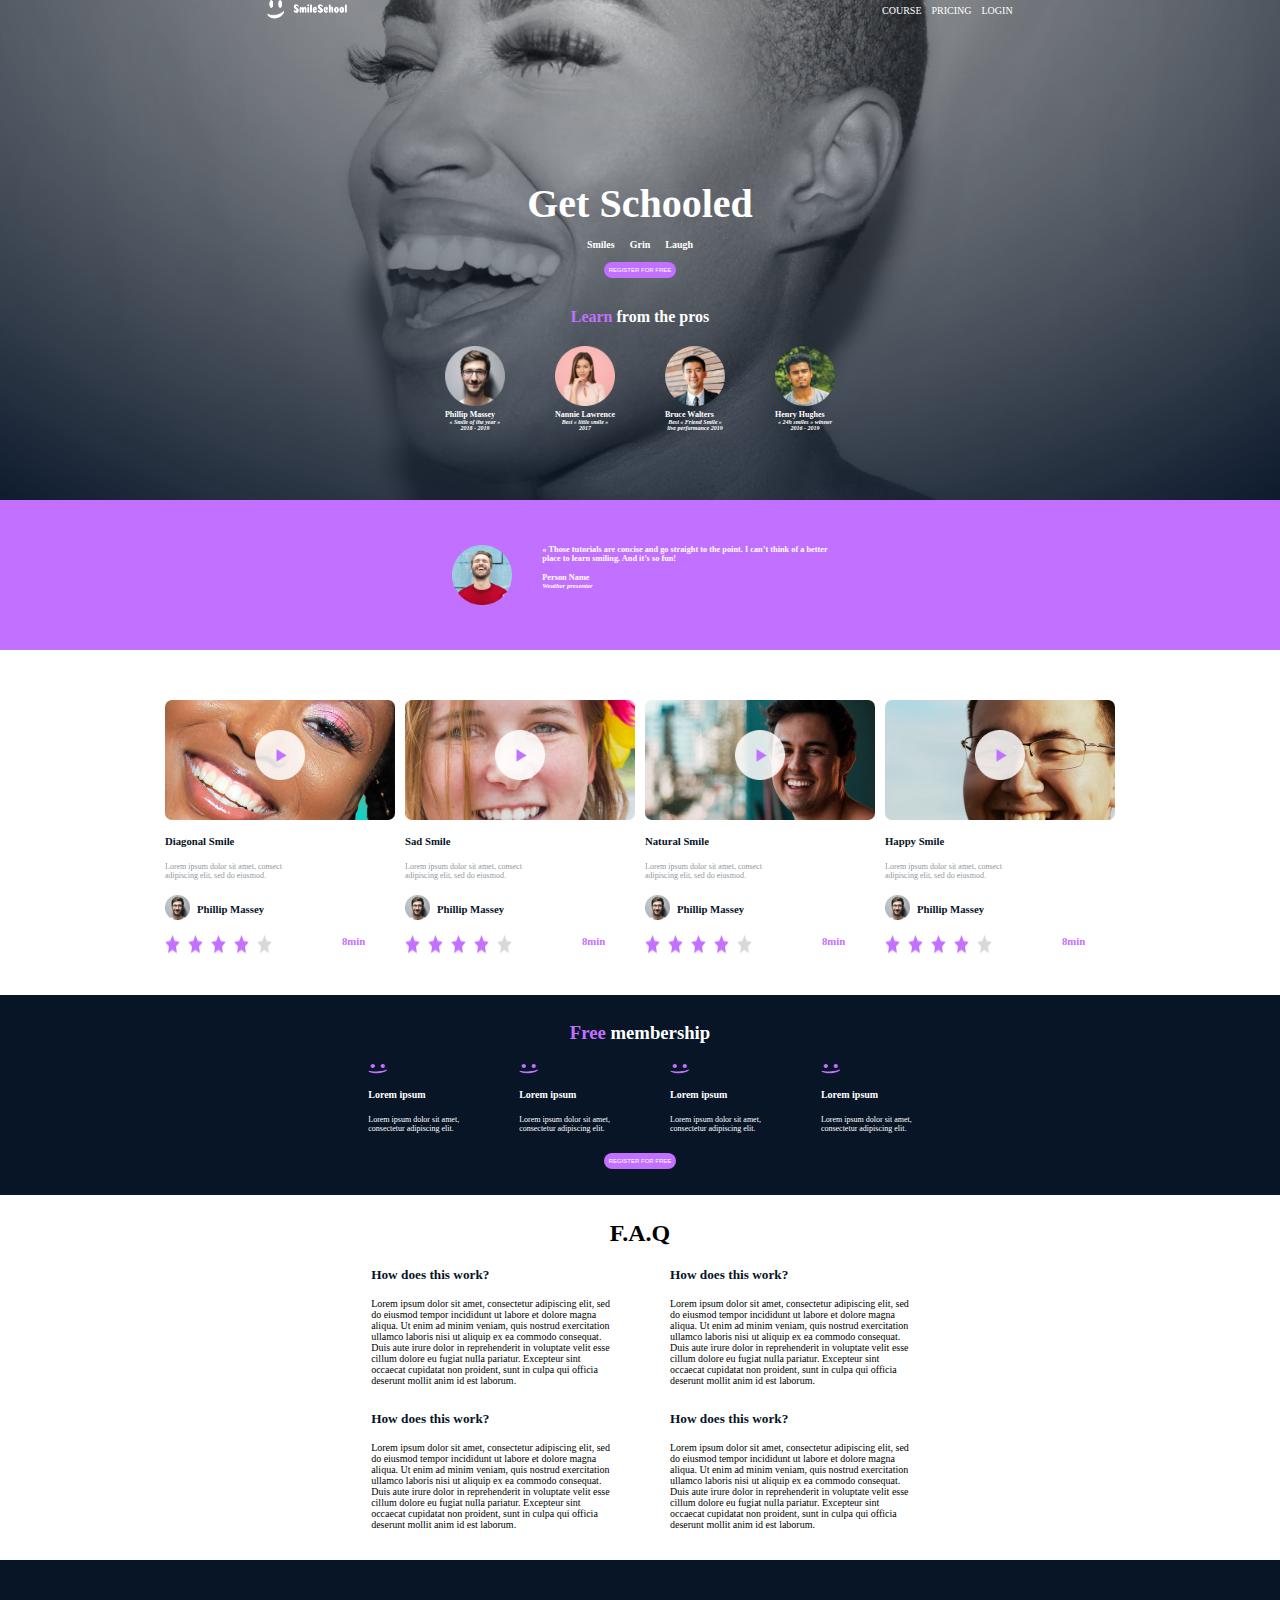
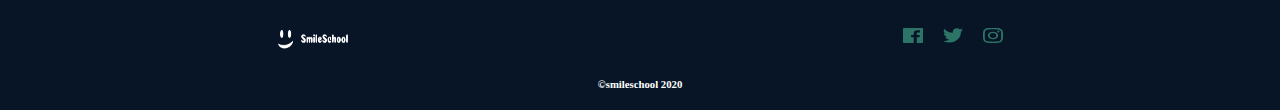
<file: css_advanced/index.html>
<!DOCTYPE html>
<html lang="en">
<head>
    <meta charset="UTF-8">
    <meta name="viewport" content="width=device-width, initial-scale=1.0">
    <title>css advanced project</title>
    <link rel="stylesheet" href="styles.css">
</head>
<body>
    <div class="top-page">
        <header>
        <img src="/Images/logo.png" alt="main logo of the school page">
        <nav>
            <ul>
                <li><a href="#">COURSE</a></li>
                <li><a href="#">PRICING</a></li>
                <li><a href="#">LOGIN</a></li>
            </ul>
        </nav>
        </header>
      
        <section class="nav-part">
                <h1>Get Schooled</h1>
                <div class="hobbies">
                    <h4>Smiles</h4>
                    <h4>Grin</h4>
                    <h4>Laugh</h4>
                </div>
                <button>Register for free</button>

        </section>

        <section class="student-testimonials">
            <h4><span class="learn">Learn</span> from the pros</h4>
            <div class="student-profiles">
                <div class="profile">
                    <img src="/Images/1.png" alt="Profile pic of Phillip">
                    <h5>Phillip Massey</h5>
                    <h6>« Smile of the year » </h6>
                    <h6>2018 - 2019</h6>
                </div>
    
                <div class="profile">
                    <img src=" /Images/3.png" alt="Profile pic of Nannie">
                    <h5>Nannie Lawrence</h5>
                    <h6>Best « little smile »</h6>
                    <h6>2017</h6>
                </div>
    
                <div class="profile">
                    <img id="bruce" src="/Images/2.png" alt="Profile pic of Bruce">
                    <h5>Bruce Walters</h5>
                    <h6>Best « Friend Smile » </h6>
                    <h6>live performance 2019</h6>
                </div>
    
                <div class="profile">
                    <img src="/Images/4.png" alt="Profile pic of Henry ">
                    <h5>Henry Hughes</h5>
                    <h6>« 24h smiles » winner </h6>
                    <h6>2016 - 2019</h6>
                </div>
            </div>
        </section>
    </div>
<section class="second-section" >
    <div class="second-part">
        <img src="/Images/5.png" alt="presenter profile">
        <div class="text">
            <div class="description">
                <h5>« Those tutorials are concise and go straight to the point. I can’t think of a better<br>
                     place to learn smiling. And it’s so fun!</h5>
            </div>
            <div class="owner">
                <h5>Person Name</h5>
                <h6>Weather presenter</h6>
            </div>
        </div>
        
    </div>
</section>

<section>
    <div class="tutorials">
     <div class="tutorial-owners">
        <div class="image1">
            <img class="play" src="/Images/play.png" alt="play icon">
        </div>
        <h6>Diagonal Smile</h6>
        <p>Lorem ipsum dolor sit amet, consect <br>
            adipiscing elit, sed do eiusmod.</p>
        <div class="phillip">
            <img src="/Images/1.png" alt="Phillip image">
            <h6>Phillip Massey</h6>
        </div>
        <div class="stars">
            <img src="/Images/rating.png" alt="rating stars image">
            <h6>8min</h6>
        </div>
     </div>

     <div class="tutorial-owners">
        <div class="image2">
            <img class="play" src="/Images/play.png" alt="play icon">
        </div>
        <h6>Sad Smile</h6>
        <p>Lorem ipsum dolor sit amet, consect <br>
            adipiscing elit, sed do eiusmod.</p>
        <div class="phillip">
            <img src="/Images/1.png" alt="Phillip image">
            <h6>Phillip Massey</h6>
        </div>
        <div class="stars">
            <img src="/Images/rating.png" alt="rating stars image">
            <h6>8min</h6>
        </div>
     </div>

     <div class="tutorial-owners">
        <div class="image3">
            <img class="play" src="/Images/play.png" alt="play icon">
        </div>
        <h6>Natural Smile</h6>
        <p>Lorem ipsum dolor sit amet, consect <br>
            adipiscing elit, sed do eiusmod.</p>
        <div class="phillip">
            <img src="/Images/1.png" alt="Phillip image">
            <h6>Phillip Massey</h6>
        </div>
        <div class="stars">
            <img src="/Images/rating.png" alt="rating stars image">
            <h6>8min</h6>
        </div>
     </div>

     <div class="tutorial-owners">
        <div class="image4">
            <img class="play" src="/Images/play.png" alt="play icon">
        </div>
        <h6>Happy Smile</h6>
        <p>Lorem ipsum dolor sit amet, consect <br>
            adipiscing elit, sed do eiusmod.</p>
        <div class="phillip">
            <img src="/Images/1.png" alt="Phillip image">
            <h6>Phillip Massey</h6>
        </div>
        <div class="stars">
            <img src="/Images/rating.png" alt="rating stars image">
            <h6>8min</h6>
        </div>  
     </div>
        
    </div>
</section>

<section>
    <div class="membership">
      <h3><span>Free</span> membership</h3> 
      <div class="description-part">
        <div class="my-description">
            <img src="/Images/smile.png" alt="smile image">
            <h5>Lorem ipsum</h5>
            <p>Lorem ipsum dolor sit amet,<br> consectetur adipiscing elit.</p>
          </div> 
    
          <div class="my-description">
            <img src="/Images/smile.png" alt="smile image">
            <h5>Lorem ipsum</h5>
            <p>Lorem ipsum dolor sit amet,<br> consectetur adipiscing elit.</p>
          </div> 
    
          <div class="my-description">
            <img src="/Images/smile.png" alt="smile image">
            <h5>Lorem ipsum</h5>
            <p>Lorem ipsum dolor sit amet,<br> consectetur adipiscing elit.</p>
          </div> 
    
          <div class="my-description">
            <img src="/Images/smile.png" alt="smile image">
            <h5>Lorem ipsum</h5>
            <p>Lorem ipsum dolor sit amet, <br>consectetur adipiscing elit.</p>
          </div> 
      </div>
      <button>Register for free</button>

    </div>
</section>

<section>
    <div class="questions-part">
        <h2>F.A.Q</h2>
        <div class="paragraphs">
            <div class="lorem">
                <div class="my-text">
                    <h5>How does this work?</h5>
                    <p>Lorem ipsum dolor sit amet, consectetur adipiscing elit, sed<br>
                         do eiusmod tempor incididunt ut labore et dolore magna<br>
                          aliqua. Ut enim ad minim veniam, quis nostrud exercitation<br> 
                          ullamco laboris nisi ut aliquip ex ea commodo consequat. <br>
                          Duis aute irure dolor in reprehenderit in voluptate velit esse <br>
                          cillum dolore eu fugiat nulla pariatur. Excepteur sint<br>
                        occaecat cupidatat non proident, sunt in culpa qui officia <br>
                        deserunt mollit anim id est laborum.
                    </p>
                </div>
                
              <div class="my-text">
                <h5>How does this work?</h5>
                <p>Lorem ipsum dolor sit amet, consectetur adipiscing elit, sed<br>
                     do eiusmod tempor incididunt ut labore et dolore magna<br>
                      aliqua. Ut enim ad minim veniam, quis nostrud exercitation<br> 
                      ullamco laboris nisi ut aliquip ex ea commodo consequat. <br>
                      Duis aute irure dolor in reprehenderit in voluptate velit esse <br>
                      cillum dolore eu fugiat nulla pariatur. Excepteur sint<br>
                    occaecat cupidatat non proident, sunt in culpa qui officia <br>
                    deserunt mollit anim id est laborum.
                </p>
              </div>
                
            </div>

            <div class="lorem">

                <div class="my-text" >
                    <h5>How does this work?</h5>
                    <p>Lorem ipsum dolor sit amet, consectetur adipiscing elit, sed<br>
                    do eiusmod tempor incididunt ut labore et dolore magna<br>
                     aliqua. Ut enim ad minim veniam, quis nostrud exercitation<br> 
                     ullamco laboris nisi ut aliquip ex ea commodo consequat. <br>
                     Duis aute irure dolor in reprehenderit in voluptate velit esse <br>
                     cillum dolore eu fugiat nulla pariatur. Excepteur sint<br>
                   occaecat cupidatat non proident, sunt in culpa qui officia <br>
                   deserunt mollit anim id est laborum.</p>
                </div>
                
                  <div class="my-text">
                    <h5>How does this work?</h5>
                    <p>Lorem ipsum dolor sit amet, consectetur adipiscing elit, sed<br>
                         do eiusmod tempor incididunt ut labore et dolore magna<br>
                          aliqua. Ut enim ad minim veniam, quis nostrud exercitation<br> 
                          ullamco laboris nisi ut aliquip ex ea commodo consequat. <br>
                          Duis aute irure dolor in reprehenderit in voluptate velit esse <br>
                          cillum dolore eu fugiat nulla pariatur. Excepteur sint<br>
                        occaecat cupidatat non proident, sunt in culpa qui officia <br>
                        deserunt mollit anim id est laborum.
                    </p>
                  </div>
                  
            </div>
        </div>
    </div>
</section>

<footer>
    <div class="end-page">
        <img class="logo" src="/Images/logo.png" alt="main logo of the school">
        <h6 class="copy-right">©smileschool 2020</h6>
        <div class="social-media">
            <img src="/Images/icon-facebook.svg" alt="facebook icon">
            <img src="/Images/icon-twitter.svg" alt="twitter icon">
            <img src="/Images/icon-instagram.svg" alt=" instagram icon">
        </div>
    </div>
</footer>

</body>
</html>
</file>
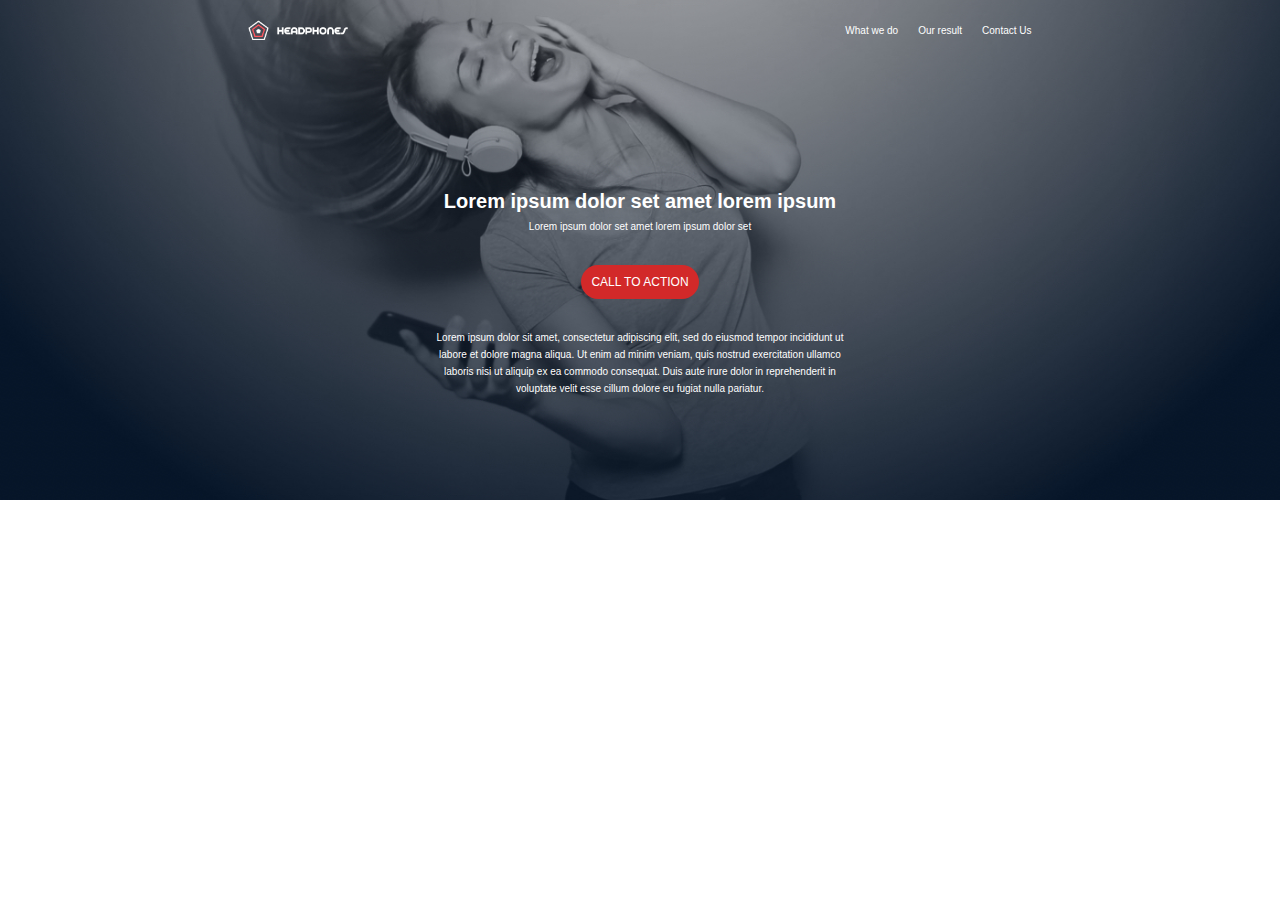
<file: headphones/0-index.html>
<!DOCTYPE html>
<html lang="en">
<head>
    <meta charset="UTF-8">
    <meta name="viewport" content="width=device-width, initial-scale=1.0">
    <title>Headphones</title>
    <link rel="stylesheet" href="0-styles.css">
</head>
<body>
    <header>
        <div class="top-of-page">
            <img src="/Myimages/logo_headphones.png" alt="logo of the headphones">
            <nav>
                <ul>
                    <li><a href="#">What we do</a></li>
                    <li><a href="#">Our result</a></li>
                    <li><a href="#">Contact Us</a></li>
                </ul>
            </nav>
        </div>
      <div class="middle-part">
         <div class="heading-para">
            <h2>Lorem ipsum dolor set amet lorem ipsum</h2>
            <p>Lorem ipsum dolor set amet lorem ipsum dolor set</p>
         </div>
        <button>CALL TO ACTION</button>
        <p>Lorem ipsum dolor sit amet, consectetur adipiscing elit, 
            sed do eiusmod tempor incididunt ut<br> labore et dolore magna aliqua. 
            Ut enim ad minim veniam, quis nostrud exercitation ullamco <br>
            laboris nisi ut aliquip ex ea commodo consequat. Duis aute irure dolor 
            in reprehenderit in<br> voluptate velit esse cillum dolore eu fugiat nulla pariatur.
        </p>

      </div>
    </header>
</body>
</html>
</file>
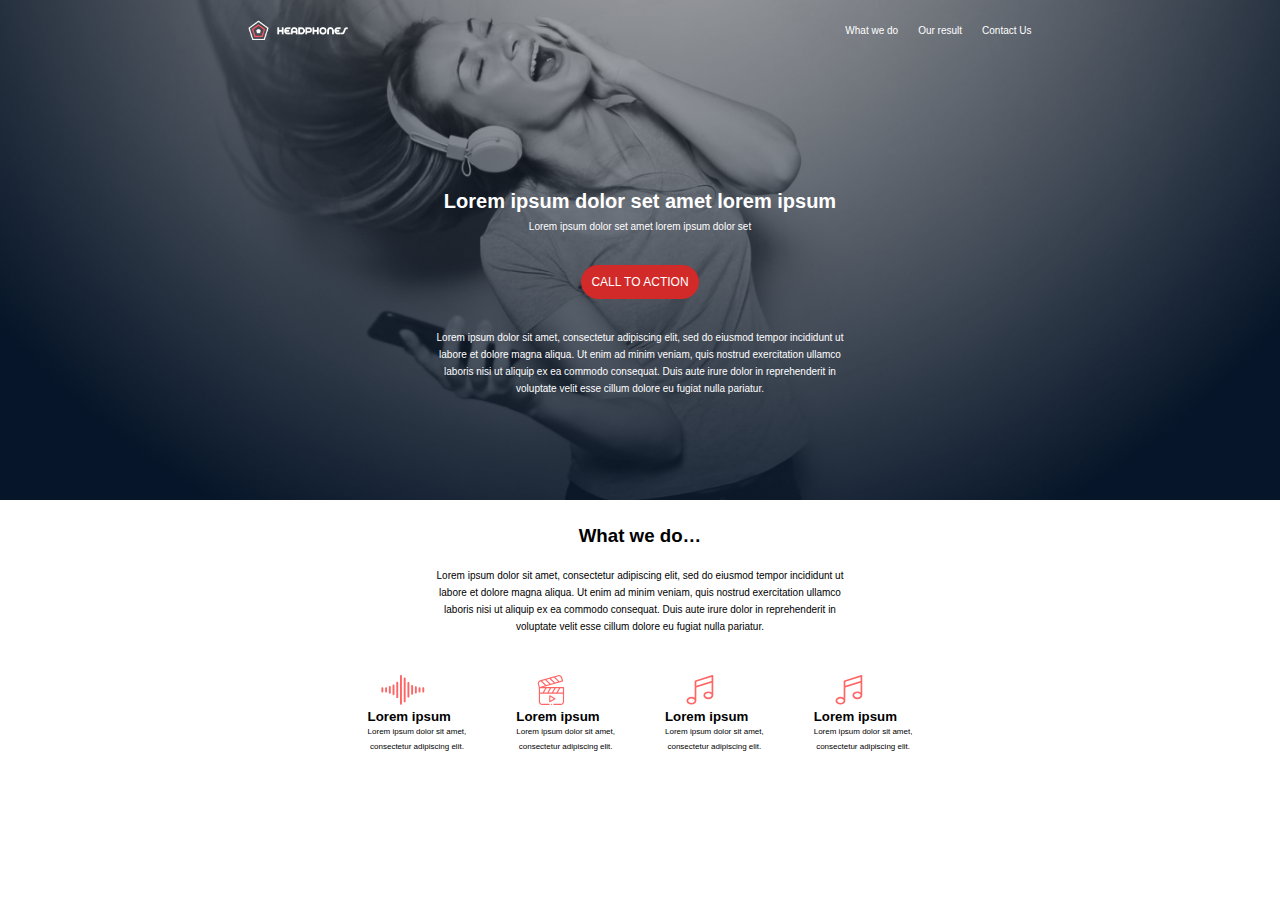
<file: headphones/1-index.html>
<!DOCTYPE html>
<html lang="en">
<head>
    <meta charset="UTF-8">
    <meta name="viewport" content="width=device-width, initial-scale=1.0">
    <title>Headphones</title>
    <link rel="stylesheet" href="1-styles.css">
</head>
<body>
    <header>
        <div class="top-of-page">
            <img src="/Myimages/logo_headphones.png" alt="logo of the headphones">
            <nav>
                <ul>
                    <li><a href="#">What we do</a></li>
                    <li><a href="#">Our result</a></li>
                    <li><a href="#">Contact Us</a></li>
                </ul>
            </nav>
        </div>
      <div class="middle-part">
         <div class="heading-para">
            <h2>Lorem ipsum dolor set amet lorem ipsum</h2>
            <p>Lorem ipsum dolor set amet lorem ipsum dolor set</p>
         </div>
        <button>CALL TO ACTION</button>
        <p>Lorem ipsum dolor sit amet, consectetur adipiscing elit, 
            sed do eiusmod tempor incididunt ut<br> labore et dolore magna aliqua. 
            Ut enim ad minim veniam, quis nostrud exercitation ullamco <br>
            laboris nisi ut aliquip ex ea commodo consequat. Duis aute irure dolor 
            in reprehenderit in<br> voluptate velit esse cillum dolore eu fugiat nulla pariatur.
        </p>

      </div>
    </header>

    <div class="what-we-do">
        <div class="para-part">
            <h3>What we do…</h3>
            <p>Lorem ipsum dolor sit amet, consectetur adipiscing elit, 
                sed do eiusmod tempor incididunt ut<br> labore et dolore magna aliqua. 
                Ut enim ad minim veniam, quis nostrud exercitation ullamco <br>
                laboris nisi ut aliquip ex ea commodo consequat. Duis aute irure dolor 
                in reprehenderit in<br> voluptate velit esse cillum dolore eu fugiat nulla pariatur.</p>
        </div>
        <div class="headphones-type">
            <div class="headphones">
                <svg width="95" height="66" viewBox="0 0 95 66" fill="none" xmlns="http://www.w3.org/2000/svg">
                    <path fill-rule="evenodd" clip-rule="evenodd" d="M40.9092 2.1213C40.9092 0.961501 41.8494 0.0213013 43.0092 0.0213013C44.169 0.0213013 45.1092 0.961501 45.1092 2.1213V63.2784C45.1092 64.4382 44.169 65.3784 43.0092 65.3784C41.8494 65.3784 40.9092 64.4382 40.9092 63.2784V2.1213ZM34.8276 14.5764C33.6678 14.5764 32.7276 15.5166 32.7276 16.6764V48.7236C32.7276 49.8834 33.6678 50.8236 34.8276 50.8236C35.9874 50.8236 36.9276 49.8834 36.9276 48.7236V16.6764C36.9276 15.5166 35.9874 14.5764 34.8276 14.5764ZM24.5454 22.8189C24.5454 21.6591 25.4856 20.7189 26.6454 20.7189C27.8055 20.7189 28.7454 21.6588 28.7454 22.8189V42.5814C28.7454 43.7412 27.8052 44.6814 26.6454 44.6814C25.4856 44.6814 24.5454 43.7412 24.5454 42.5814V22.8189ZM18.4638 24.1905C17.304 24.1905 16.3638 25.1307 16.3638 26.2905V39.1095C16.3638 40.2693 17.304 41.2095 18.4638 41.2095C19.6236 41.2095 20.5638 40.2693 20.5638 39.1095V26.2905C20.5638 25.1307 19.6236 24.1905 18.4638 24.1905ZM0 29.2284C0 28.0686 0.9402 27.1284 2.1 27.1284C3.2598 27.1284 4.2 28.0683 4.2 29.2284V36.1719C4.2 37.3317 3.2598 38.2719 2.1 38.2719C0.9402 38.2719 0 37.3317 0 36.1719V29.2284ZM8.1819 29.2284C8.1819 28.0686 9.1221 27.1284 10.2819 27.1284C11.442 27.1284 12.3819 28.0683 12.3819 29.2284V36.1719C12.3819 37.3317 11.4417 38.2719 10.2819 38.2719C9.1221 38.2719 8.1819 37.3317 8.1819 36.1719V29.2284ZM51.1911 5.229C50.0313 5.229 49.0911 6.1692 49.0911 7.329V58.071C49.0911 59.2308 50.0313 60.171 51.1911 60.171C52.3509 60.171 53.2911 59.2308 53.2911 58.071V7.329C53.2911 6.1689 52.3509 5.229 51.1911 5.229ZM57.2727 17.7444C57.2727 16.5846 58.2129 15.6444 59.3727 15.6444C60.5325 15.6444 61.4727 16.5846 61.4727 17.7444V47.6553C61.4727 48.8151 60.5325 49.7553 59.3727 49.7553C58.2129 49.7553 57.2727 48.8151 57.2727 47.6553V17.7444ZM67.5549 21.9201C66.3951 21.9201 65.4549 22.8603 65.4549 24.0201V41.3793C65.4549 42.5391 66.3951 43.4793 67.5549 43.4793C68.7147 43.4793 69.6549 42.5391 69.6549 41.3793V24.0201C69.6549 22.8603 68.7147 21.9201 67.5549 21.9201ZM73.6368 26.6913C73.6368 25.5315 74.577 24.5913 75.7368 24.5913C76.8966 24.5913 77.8368 25.5315 77.8368 26.6913V38.709C77.8368 39.8688 76.8966 40.809 75.7368 40.809C74.577 40.809 73.6368 39.8688 73.6368 38.709V26.6913ZM83.9184 27.1284C82.7586 27.1284 81.8184 28.0686 81.8184 29.2284V36.1719C81.8184 37.3317 82.7586 38.2719 83.9184 38.2719C85.0782 38.2719 86.0184 37.3317 86.0184 36.1719V29.2284C86.0184 28.0683 85.0782 27.1284 83.9184 27.1284ZM90 29.2284C90 28.0686 90.9402 27.1284 92.1 27.1284C93.2598 27.1284 94.2 28.0683 94.2 29.2284V36.1719C94.2 37.3317 93.2598 38.2719 92.1 38.2719C90.9402 38.2719 90 37.3317 90 36.1719V29.2284Z" fill="#FF6565"/>
                </svg>
                <h5>Lorem ipsum</h5>
                <p>Lorem ipsum dolor sit amet,<br> consectetur adipiscing elit.</p>
            </div>

            <div class="headphones">
                <svg width="68" height="77" viewBox="0 0 68 77" fill="none" xmlns="http://www.w3.org/2000/svg">
                    <path fill-rule="evenodd" clip-rule="evenodd" d="M66.0885 31.0014H14.9127L64.0676 16.7619C64.4496 16.6512 64.7719 16.3928 64.9641 16.0447C65.1562 15.6961 65.202 15.2859 65.0912 14.9039L62.5189 6.02402C61.4912 2.47734 58.1889 0 54.4881 0C53.7082 0 52.9312 0.110742 52.1777 0.328711L6.02636 13.698C3.89179 14.3162 2.12285 15.7354 1.04414 17.693C-0.0339876 19.6506 -0.287113 21.9047 0.331051 24.0387L2.84414 32.7141V68.4521C2.84414 73.0553 6.58886 76.8 11.1914 76.8H29.216C30.0445 76.8 30.716 76.1285 30.716 75.3C30.716 74.4715 30.0445 73.8 29.216 73.8H11.192C8.24297 73.8 5.84414 71.4012 5.84414 68.4521V48.0393H13.5287H13.5322H13.5352H25.282H25.2855H25.2891H37.0359H37.0395H37.043H48.7898H48.7934H48.7963H64.5885V68.4521C64.5885 71.4012 62.1896 73.8 59.2406 73.8H41.216C40.3881 73.8 39.716 74.4715 39.716 75.3C39.716 76.1285 40.3881 76.8 41.216 76.8H59.2406C63.8438 76.8 67.5885 73.0553 67.5885 68.4521V32.5014C67.5885 31.6728 66.917 31.0014 66.0885 31.0014ZM39.6387 45.0393L46.0119 34.0014H54.3012L47.9285 45.0393H39.6387ZM34.258 34.0014L27.8848 45.0393H36.1746L42.5473 34.0014H34.258ZM16.1314 45.0393L22.5041 34.0014H30.7939L24.4207 45.0393H16.1314ZM11.0361 15.3703L21.7084 25.6207C21.7828 25.6922 21.849 25.7701 21.9053 25.8521L29.9016 23.5359L19.2293 13.2855C19.1543 13.2135 19.0887 13.1361 19.0324 13.0541L11.0361 15.3703ZM41.8084 6.74473L52.4807 16.9951L44.4844 19.3113C44.4281 19.2293 44.3625 19.1514 44.2875 19.0799L33.6152 8.82949L41.6115 6.51328C41.6678 6.59531 41.7334 6.67266 41.8084 6.74473ZM41.1908 20.2652L30.5186 10.0154C30.4441 9.94336 30.3785 9.86543 30.3217 9.78398L22.3254 12.1002L32.9977 22.3506C33.0727 22.4221 33.1383 22.5 33.1945 22.582L41.1908 20.2652ZM53.0127 3.21035C53.4943 3.0709 53.9906 3 54.4881 3C56.8617 3 58.9787 4.58672 59.6373 6.85898L61.7924 14.2975L55.7742 16.0406C55.7174 15.9586 55.6518 15.8812 55.5768 15.8092L44.9051 5.55937L53.0127 3.21035ZM6.86132 16.5797C5.49609 16.9752 4.36347 17.8846 3.67207 19.1402C2.98066 20.3965 2.81718 21.8396 3.21269 23.2043L5.36777 30.6428L18.6117 26.8061L7.93945 16.5557C7.86504 16.4842 7.79941 16.4062 7.74257 16.3242L6.86132 16.5797ZM5.84414 34.0014H19.04L12.6674 45.0393H5.84414V34.0014ZM57.7652 34.0014L51.3926 45.0393H64.5885V34.0014H57.7652ZM44.8383 59.468C45.3023 59.7357 45.5883 60.2309 45.5883 60.767C45.5883 61.3031 45.3023 61.7982 44.8383 62.066L31.66 69.6738C31.4279 69.808 31.1689 69.8754 30.91 69.8754C30.651 69.8754 30.392 69.808 30.16 69.6738C29.6959 69.4061 29.41 68.9109 29.41 68.3754V53.1586C29.41 52.6225 29.6959 52.1273 30.16 51.8596C30.624 51.5918 31.1959 51.5918 31.66 51.8596L44.8383 59.468ZM32.41 55.7566V65.7773L41.0883 60.767L32.41 55.7566ZM33.716 75.3C33.716 74.4738 34.3898 73.8 35.216 73.8C36.0428 73.8 36.716 74.4738 36.716 75.3C36.716 76.1262 36.0428 76.8 35.216 76.8C34.3898 76.8 33.716 76.1262 33.716 75.3Z" fill="#FF6565"/>
                </svg>
                    
                <h5>Lorem ipsum</h5>
                <p>Lorem ipsum dolor sit amet, <br>consectetur adipiscing elit.</p>
            </div>

            <div class="headphones">
                <svg width="52" height="58" viewBox="0 0 52 58" fill="none" xmlns="http://www.w3.org/2000/svg">
                    <path fill-rule="evenodd" clip-rule="evenodd" d="M51.66 1.62192V12.6139V12.6259V39.3019C51.66 41.4019 50.616 43.3339 48.72 44.7619C46.956 46.0819 44.652 46.8139 42.204 46.8139C39.756 46.8139 37.452 46.0819 35.688 44.7619C33.792 43.3339 32.748 41.4019 32.748 39.3019C32.748 37.2019 33.792 35.2699 35.688 33.8419C37.452 32.5219 39.768 31.7899 42.204 31.7899C44.508 31.7899 46.704 32.4379 48.42 33.6259V14.8339L18.912 24.2179V49.7539C18.912 51.8539 17.868 53.7859 15.972 55.2139C14.208 56.5339 11.904 57.2659 9.456 57.2659C7.008 57.2659 4.704 56.5339 2.94 55.2139C1.044 53.7859 0 51.8539 0 49.7539C0 47.6539 1.044 45.7219 2.94 44.2939C4.704 42.9739 7.02 42.2419 9.456 42.2419C11.76 42.2419 13.956 42.8899 15.672 44.0779V23.0419V23.0299V12.0259C15.672 11.3179 16.128 10.6939 16.8 10.4779L49.548 0.0739189C50.04 -0.0820811 50.58 0.0139189 51 0.313919C51.408 0.613919 51.66 1.10592 51.66 1.62192ZM3.24 49.7539C3.24 52.0699 6.084 54.0259 9.456 54.0259C12.828 54.0259 15.672 52.0819 15.672 49.7539C15.672 47.4379 12.828 45.4819 9.456 45.4819C6.084 45.4819 3.24 47.4379 3.24 49.7539ZM18.912 20.8099V13.2019L48.42 3.82992V11.4379L18.912 20.8099ZM36 39.3019C36 41.6179 38.844 43.5739 42.216 43.5739C45.576 43.5739 48.42 41.6179 48.432 39.3019C48.432 36.9859 45.588 35.0299 42.216 35.0299C38.844 35.0299 36 36.9859 36 39.3019Z" fill="#FF6565"/>
                </svg>
                    
                <h5>Lorem ipsum</h5>
                <p>Lorem ipsum dolor sit amet,<br> consectetur adipiscing elit.</p>
            </div>

            <div class="headphones">
                
                <svg width="52" height="58" viewBox="0 0 52 58" fill="none" xmlns="http://www.w3.org/2000/svg">
                    <path fill-rule="evenodd" clip-rule="evenodd" d="M51.66 1.62192V12.6139V12.6259V39.3019C51.66 41.4019 50.616 43.3339 48.72 44.7619C46.956 46.0819 44.652 46.8139 42.204 46.8139C39.756 46.8139 37.452 46.0819 35.688 44.7619C33.792 43.3339 32.748 41.4019 32.748 39.3019C32.748 37.2019 33.792 35.2699 35.688 33.8419C37.452 32.5219 39.768 31.7899 42.204 31.7899C44.508 31.7899 46.704 32.4379 48.42 33.6259V14.8339L18.912 24.2179V49.7539C18.912 51.8539 17.868 53.7859 15.972 55.2139C14.208 56.5339 11.904 57.2659 9.456 57.2659C7.008 57.2659 4.704 56.5339 2.94 55.2139C1.044 53.7859 0 51.8539 0 49.7539C0 47.6539 1.044 45.7219 2.94 44.2939C4.704 42.9739 7.02 42.2419 9.456 42.2419C11.76 42.2419 13.956 42.8899 15.672 44.0779V23.0419V23.0299V12.0259C15.672 11.3179 16.128 10.6939 16.8 10.4779L49.548 0.0739189C50.04 -0.0820811 50.58 0.0139189 51 0.313919C51.408 0.613919 51.66 1.10592 51.66 1.62192ZM3.24 49.7539C3.24 52.0699 6.084 54.0259 9.456 54.0259C12.828 54.0259 15.672 52.0819 15.672 49.7539C15.672 47.4379 12.828 45.4819 9.456 45.4819C6.084 45.4819 3.24 47.4379 3.24 49.7539ZM18.912 20.8099V13.2019L48.42 3.82992V11.4379L18.912 20.8099ZM36 39.3019C36 41.6179 38.844 43.5739 42.216 43.5739C45.576 43.5739 48.42 41.6179 48.432 39.3019C48.432 36.9859 45.588 35.0299 42.216 35.0299C38.844 35.0299 36 36.9859 36 39.3019Z" fill="#FF6565"/>
                </svg>
                      
                <h5>Lorem ipsum</h5>
                <p>Lorem ipsum dolor sit amet, <br>consectetur adipiscing elit.</p>
            </div>
        </div>

    </div>
</body>
</html>
</file>
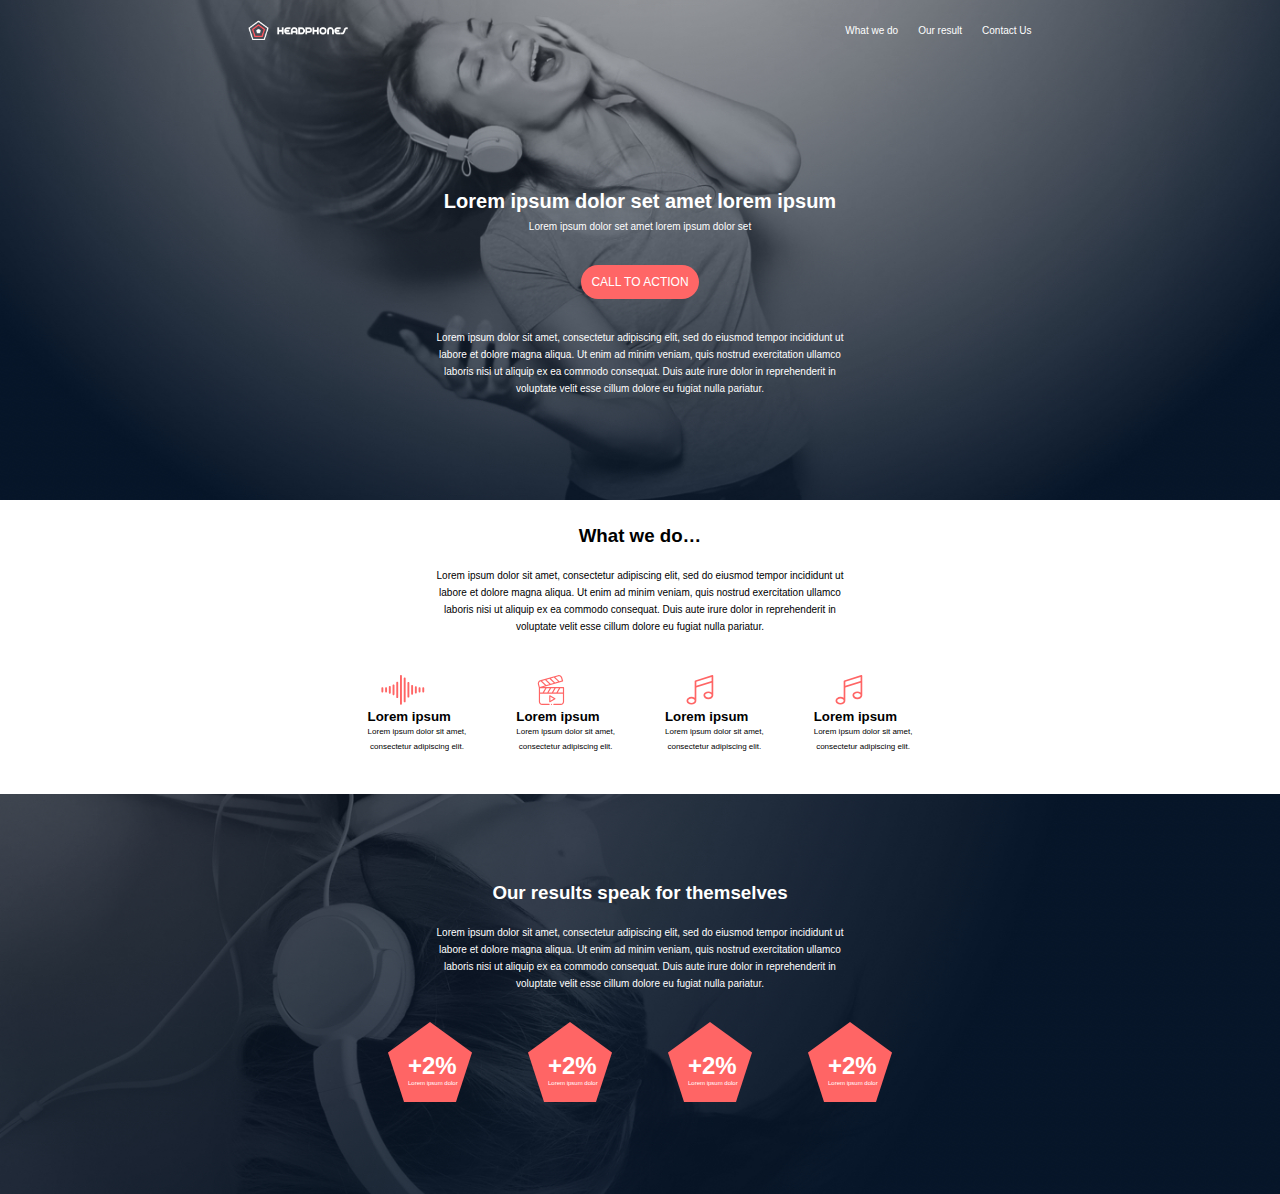
<file: headphones/2-index.html>
<!DOCTYPE html>
<html lang="en">
<head>
    <meta charset="UTF-8">
    <meta name="viewport" content="width=device-width, initial-scale=1.0">
    <title>Headphones</title>
    <link rel="stylesheet" href="2-styles.css">
</head>
<body>
    <header>
        <div class="top-of-page">
            <img src="/Myimages/logo_headphones.png" alt="logo of the headphones">
            <nav>
                <ul>
                    <li><a href="#">What we do</a></li>
                    <li><a href="#">Our result</a></li>
                    <li><a href="#">Contact Us</a></li>
                </ul>
            </nav>
        </div>
      <div class="middle-part">
         <div class="heading-para">
            <h2>Lorem ipsum dolor set amet lorem ipsum</h2>
            <p>Lorem ipsum dolor set amet lorem ipsum dolor set</p>
         </div>
        <button>CALL TO ACTION</button>
        <p>Lorem ipsum dolor sit amet, consectetur adipiscing elit, 
            sed do eiusmod tempor incididunt ut<br> labore et dolore magna aliqua. 
            Ut enim ad minim veniam, quis nostrud exercitation ullamco <br>
            laboris nisi ut aliquip ex ea commodo consequat. Duis aute irure dolor 
            in reprehenderit in<br> voluptate velit esse cillum dolore eu fugiat nulla pariatur.
        </p>

      </div>
    </header>

    <div class="what-we-do">
        <div class="para-part">
            <h3>What we do…</h3>
            <p>Lorem ipsum dolor sit amet, consectetur adipiscing elit, 
                sed do eiusmod tempor incididunt ut<br> labore et dolore magna aliqua. 
                Ut enim ad minim veniam, quis nostrud exercitation ullamco <br>
                laboris nisi ut aliquip ex ea commodo consequat. Duis aute irure dolor 
                in reprehenderit in<br> voluptate velit esse cillum dolore eu fugiat nulla pariatur.</p>
        </div>
        <div class="headphones-type">
            <div class="headphones">
                <svg width="95" height="66" viewBox="0 0 95 66" fill="none" xmlns="http://www.w3.org/2000/svg">
                    <path fill-rule="evenodd" clip-rule="evenodd" d="M40.9092 2.1213C40.9092 0.961501 41.8494 0.0213013 43.0092 0.0213013C44.169 0.0213013 45.1092 0.961501 45.1092 2.1213V63.2784C45.1092 64.4382 44.169 65.3784 43.0092 65.3784C41.8494 65.3784 40.9092 64.4382 40.9092 63.2784V2.1213ZM34.8276 14.5764C33.6678 14.5764 32.7276 15.5166 32.7276 16.6764V48.7236C32.7276 49.8834 33.6678 50.8236 34.8276 50.8236C35.9874 50.8236 36.9276 49.8834 36.9276 48.7236V16.6764C36.9276 15.5166 35.9874 14.5764 34.8276 14.5764ZM24.5454 22.8189C24.5454 21.6591 25.4856 20.7189 26.6454 20.7189C27.8055 20.7189 28.7454 21.6588 28.7454 22.8189V42.5814C28.7454 43.7412 27.8052 44.6814 26.6454 44.6814C25.4856 44.6814 24.5454 43.7412 24.5454 42.5814V22.8189ZM18.4638 24.1905C17.304 24.1905 16.3638 25.1307 16.3638 26.2905V39.1095C16.3638 40.2693 17.304 41.2095 18.4638 41.2095C19.6236 41.2095 20.5638 40.2693 20.5638 39.1095V26.2905C20.5638 25.1307 19.6236 24.1905 18.4638 24.1905ZM0 29.2284C0 28.0686 0.9402 27.1284 2.1 27.1284C3.2598 27.1284 4.2 28.0683 4.2 29.2284V36.1719C4.2 37.3317 3.2598 38.2719 2.1 38.2719C0.9402 38.2719 0 37.3317 0 36.1719V29.2284ZM8.1819 29.2284C8.1819 28.0686 9.1221 27.1284 10.2819 27.1284C11.442 27.1284 12.3819 28.0683 12.3819 29.2284V36.1719C12.3819 37.3317 11.4417 38.2719 10.2819 38.2719C9.1221 38.2719 8.1819 37.3317 8.1819 36.1719V29.2284ZM51.1911 5.229C50.0313 5.229 49.0911 6.1692 49.0911 7.329V58.071C49.0911 59.2308 50.0313 60.171 51.1911 60.171C52.3509 60.171 53.2911 59.2308 53.2911 58.071V7.329C53.2911 6.1689 52.3509 5.229 51.1911 5.229ZM57.2727 17.7444C57.2727 16.5846 58.2129 15.6444 59.3727 15.6444C60.5325 15.6444 61.4727 16.5846 61.4727 17.7444V47.6553C61.4727 48.8151 60.5325 49.7553 59.3727 49.7553C58.2129 49.7553 57.2727 48.8151 57.2727 47.6553V17.7444ZM67.5549 21.9201C66.3951 21.9201 65.4549 22.8603 65.4549 24.0201V41.3793C65.4549 42.5391 66.3951 43.4793 67.5549 43.4793C68.7147 43.4793 69.6549 42.5391 69.6549 41.3793V24.0201C69.6549 22.8603 68.7147 21.9201 67.5549 21.9201ZM73.6368 26.6913C73.6368 25.5315 74.577 24.5913 75.7368 24.5913C76.8966 24.5913 77.8368 25.5315 77.8368 26.6913V38.709C77.8368 39.8688 76.8966 40.809 75.7368 40.809C74.577 40.809 73.6368 39.8688 73.6368 38.709V26.6913ZM83.9184 27.1284C82.7586 27.1284 81.8184 28.0686 81.8184 29.2284V36.1719C81.8184 37.3317 82.7586 38.2719 83.9184 38.2719C85.0782 38.2719 86.0184 37.3317 86.0184 36.1719V29.2284C86.0184 28.0683 85.0782 27.1284 83.9184 27.1284ZM90 29.2284C90 28.0686 90.9402 27.1284 92.1 27.1284C93.2598 27.1284 94.2 28.0683 94.2 29.2284V36.1719C94.2 37.3317 93.2598 38.2719 92.1 38.2719C90.9402 38.2719 90 37.3317 90 36.1719V29.2284Z" fill="#FF6565"/>
                </svg>
                <h5>Lorem ipsum</h5>
                <p>Lorem ipsum dolor sit amet,<br> consectetur adipiscing elit.</p>
            </div>

            <div class="headphones">
                <svg width="68" height="77" viewBox="0 0 68 77" fill="none" xmlns="http://www.w3.org/2000/svg">
                    <path fill-rule="evenodd" clip-rule="evenodd" d="M66.0885 31.0014H14.9127L64.0676 16.7619C64.4496 16.6512 64.7719 16.3928 64.9641 16.0447C65.1562 15.6961 65.202 15.2859 65.0912 14.9039L62.5189 6.02402C61.4912 2.47734 58.1889 0 54.4881 0C53.7082 0 52.9312 0.110742 52.1777 0.328711L6.02636 13.698C3.89179 14.3162 2.12285 15.7354 1.04414 17.693C-0.0339876 19.6506 -0.287113 21.9047 0.331051 24.0387L2.84414 32.7141V68.4521C2.84414 73.0553 6.58886 76.8 11.1914 76.8H29.216C30.0445 76.8 30.716 76.1285 30.716 75.3C30.716 74.4715 30.0445 73.8 29.216 73.8H11.192C8.24297 73.8 5.84414 71.4012 5.84414 68.4521V48.0393H13.5287H13.5322H13.5352H25.282H25.2855H25.2891H37.0359H37.0395H37.043H48.7898H48.7934H48.7963H64.5885V68.4521C64.5885 71.4012 62.1896 73.8 59.2406 73.8H41.216C40.3881 73.8 39.716 74.4715 39.716 75.3C39.716 76.1285 40.3881 76.8 41.216 76.8H59.2406C63.8438 76.8 67.5885 73.0553 67.5885 68.4521V32.5014C67.5885 31.6728 66.917 31.0014 66.0885 31.0014ZM39.6387 45.0393L46.0119 34.0014H54.3012L47.9285 45.0393H39.6387ZM34.258 34.0014L27.8848 45.0393H36.1746L42.5473 34.0014H34.258ZM16.1314 45.0393L22.5041 34.0014H30.7939L24.4207 45.0393H16.1314ZM11.0361 15.3703L21.7084 25.6207C21.7828 25.6922 21.849 25.7701 21.9053 25.8521L29.9016 23.5359L19.2293 13.2855C19.1543 13.2135 19.0887 13.1361 19.0324 13.0541L11.0361 15.3703ZM41.8084 6.74473L52.4807 16.9951L44.4844 19.3113C44.4281 19.2293 44.3625 19.1514 44.2875 19.0799L33.6152 8.82949L41.6115 6.51328C41.6678 6.59531 41.7334 6.67266 41.8084 6.74473ZM41.1908 20.2652L30.5186 10.0154C30.4441 9.94336 30.3785 9.86543 30.3217 9.78398L22.3254 12.1002L32.9977 22.3506C33.0727 22.4221 33.1383 22.5 33.1945 22.582L41.1908 20.2652ZM53.0127 3.21035C53.4943 3.0709 53.9906 3 54.4881 3C56.8617 3 58.9787 4.58672 59.6373 6.85898L61.7924 14.2975L55.7742 16.0406C55.7174 15.9586 55.6518 15.8812 55.5768 15.8092L44.9051 5.55937L53.0127 3.21035ZM6.86132 16.5797C5.49609 16.9752 4.36347 17.8846 3.67207 19.1402C2.98066 20.3965 2.81718 21.8396 3.21269 23.2043L5.36777 30.6428L18.6117 26.8061L7.93945 16.5557C7.86504 16.4842 7.79941 16.4062 7.74257 16.3242L6.86132 16.5797ZM5.84414 34.0014H19.04L12.6674 45.0393H5.84414V34.0014ZM57.7652 34.0014L51.3926 45.0393H64.5885V34.0014H57.7652ZM44.8383 59.468C45.3023 59.7357 45.5883 60.2309 45.5883 60.767C45.5883 61.3031 45.3023 61.7982 44.8383 62.066L31.66 69.6738C31.4279 69.808 31.1689 69.8754 30.91 69.8754C30.651 69.8754 30.392 69.808 30.16 69.6738C29.6959 69.4061 29.41 68.9109 29.41 68.3754V53.1586C29.41 52.6225 29.6959 52.1273 30.16 51.8596C30.624 51.5918 31.1959 51.5918 31.66 51.8596L44.8383 59.468ZM32.41 55.7566V65.7773L41.0883 60.767L32.41 55.7566ZM33.716 75.3C33.716 74.4738 34.3898 73.8 35.216 73.8C36.0428 73.8 36.716 74.4738 36.716 75.3C36.716 76.1262 36.0428 76.8 35.216 76.8C34.3898 76.8 33.716 76.1262 33.716 75.3Z" fill="#FF6565"/>
                </svg>
                    
                <h5>Lorem ipsum</h5>
                <p>Lorem ipsum dolor sit amet, <br>consectetur adipiscing elit.</p>
            </div>

            <div class="headphones">
                <svg width="52" height="58" viewBox="0 0 52 58" fill="none" xmlns="http://www.w3.org/2000/svg">
                    <path fill-rule="evenodd" clip-rule="evenodd" d="M51.66 1.62192V12.6139V12.6259V39.3019C51.66 41.4019 50.616 43.3339 48.72 44.7619C46.956 46.0819 44.652 46.8139 42.204 46.8139C39.756 46.8139 37.452 46.0819 35.688 44.7619C33.792 43.3339 32.748 41.4019 32.748 39.3019C32.748 37.2019 33.792 35.2699 35.688 33.8419C37.452 32.5219 39.768 31.7899 42.204 31.7899C44.508 31.7899 46.704 32.4379 48.42 33.6259V14.8339L18.912 24.2179V49.7539C18.912 51.8539 17.868 53.7859 15.972 55.2139C14.208 56.5339 11.904 57.2659 9.456 57.2659C7.008 57.2659 4.704 56.5339 2.94 55.2139C1.044 53.7859 0 51.8539 0 49.7539C0 47.6539 1.044 45.7219 2.94 44.2939C4.704 42.9739 7.02 42.2419 9.456 42.2419C11.76 42.2419 13.956 42.8899 15.672 44.0779V23.0419V23.0299V12.0259C15.672 11.3179 16.128 10.6939 16.8 10.4779L49.548 0.0739189C50.04 -0.0820811 50.58 0.0139189 51 0.313919C51.408 0.613919 51.66 1.10592 51.66 1.62192ZM3.24 49.7539C3.24 52.0699 6.084 54.0259 9.456 54.0259C12.828 54.0259 15.672 52.0819 15.672 49.7539C15.672 47.4379 12.828 45.4819 9.456 45.4819C6.084 45.4819 3.24 47.4379 3.24 49.7539ZM18.912 20.8099V13.2019L48.42 3.82992V11.4379L18.912 20.8099ZM36 39.3019C36 41.6179 38.844 43.5739 42.216 43.5739C45.576 43.5739 48.42 41.6179 48.432 39.3019C48.432 36.9859 45.588 35.0299 42.216 35.0299C38.844 35.0299 36 36.9859 36 39.3019Z" fill="#FF6565"/>
                </svg>
                    
                <h5>Lorem ipsum</h5>
                <p>Lorem ipsum dolor sit amet,<br> consectetur adipiscing elit.</p>
            </div>

            <div class="headphones">
                
                <svg width="52" height="58" viewBox="0 0 52 58" fill="none" xmlns="http://www.w3.org/2000/svg">
                    <path fill-rule="evenodd" clip-rule="evenodd" d="M51.66 1.62192V12.6139V12.6259V39.3019C51.66 41.4019 50.616 43.3339 48.72 44.7619C46.956 46.0819 44.652 46.8139 42.204 46.8139C39.756 46.8139 37.452 46.0819 35.688 44.7619C33.792 43.3339 32.748 41.4019 32.748 39.3019C32.748 37.2019 33.792 35.2699 35.688 33.8419C37.452 32.5219 39.768 31.7899 42.204 31.7899C44.508 31.7899 46.704 32.4379 48.42 33.6259V14.8339L18.912 24.2179V49.7539C18.912 51.8539 17.868 53.7859 15.972 55.2139C14.208 56.5339 11.904 57.2659 9.456 57.2659C7.008 57.2659 4.704 56.5339 2.94 55.2139C1.044 53.7859 0 51.8539 0 49.7539C0 47.6539 1.044 45.7219 2.94 44.2939C4.704 42.9739 7.02 42.2419 9.456 42.2419C11.76 42.2419 13.956 42.8899 15.672 44.0779V23.0419V23.0299V12.0259C15.672 11.3179 16.128 10.6939 16.8 10.4779L49.548 0.0739189C50.04 -0.0820811 50.58 0.0139189 51 0.313919C51.408 0.613919 51.66 1.10592 51.66 1.62192ZM3.24 49.7539C3.24 52.0699 6.084 54.0259 9.456 54.0259C12.828 54.0259 15.672 52.0819 15.672 49.7539C15.672 47.4379 12.828 45.4819 9.456 45.4819C6.084 45.4819 3.24 47.4379 3.24 49.7539ZM18.912 20.8099V13.2019L48.42 3.82992V11.4379L18.912 20.8099ZM36 39.3019C36 41.6179 38.844 43.5739 42.216 43.5739C45.576 43.5739 48.42 41.6179 48.432 39.3019C48.432 36.9859 45.588 35.0299 42.216 35.0299C38.844 35.0299 36 36.9859 36 39.3019Z" fill="#FF6565"/>
                </svg>
                      
                <h5>Lorem ipsum</h5>
                <p>Lorem ipsum dolor sit amet, <br>consectetur adipiscing elit.</p>
            </div>
        </div>

    </div>

    <div class="our-result">
        <div class="result-text">
            <h3>Our results speak for themselves</h3>
            <p>Lorem ipsum dolor sit amet, consectetur adipiscing elit, 
                sed do eiusmod tempor incididunt ut<br> labore et dolore magna aliqua. 
                Ut enim ad minim veniam, quis nostrud exercitation ullamco <br>
                laboris nisi ut aliquip ex ea commodo consequat. Duis aute irure dolor 
                in reprehenderit in<br> voluptate velit esse cillum dolore eu fugiat nulla pariatur.
            </p>
        </div>

      <div class="pentagon-part">

        <div class="pentagon">
            <svg width="182" height="172" viewBox="0 0 182 172" fill="none" xmlns="http://www.w3.org/2000/svg">
                <path fill-rule="evenodd" clip-rule="evenodd" d="M91 0L181.35 65.6434L146.84 171.857H35.1604L0.649631 65.6434L91 0Z" fill="#FF6565"/>
                </svg>
            <div class="below-img">
                    <h2>+2%</h2>
                    <p>Lorem ipsum dolor</p>
            </div> 
               
        </div>

        <div class="pentagon">
            <svg width="182" height="172" viewBox="0 0 182 172" fill="none" xmlns="http://www.w3.org/2000/svg">
                <path fill-rule="evenodd" clip-rule="evenodd" d="M91 0L181.35 65.6434L146.84 171.857H35.1604L0.649631 65.6434L91 0Z" fill="#FF6565"/>
                </svg>
                
                <div class="below-img">
                    <h2>+2%</h2>
                    <p>Lorem ipsum dolor</p>
                 </div>         
            
          </div>

          <div class="pentagon">
            <svg width="182" height="172" viewBox="0 0 182 172" fill="none" xmlns="http://www.w3.org/2000/svg">
                <path fill-rule="evenodd" clip-rule="evenodd" d="M91 0L181.35 65.6434L146.84 171.857H35.1604L0.649631 65.6434L91 0Z" fill="#FF6565"/>
                </svg>
             <div class="below-img">
                <h2>+2%</h2>
                <p>Lorem ipsum dolor</p>
             </div> 
           
          </div>

          <div class="pentagon">
            <svg width="182" height="172" viewBox="0 0 182 172" fill="none" xmlns="http://www.w3.org/2000/svg">
                <path fill-rule="evenodd" clip-rule="evenodd" d="M91 0L181.35 65.6434L146.84 171.857H35.1604L0.649631 65.6434L91 0Z" fill="#FF6565"/>
                </svg>
                
                <div class="below-img">
                    <h2>+2%</h2>
                    <p>Lorem ipsum dolor</p>
                 </div> 
               
          </div>

      </div>

    </div>
</body>
</html>
</file>
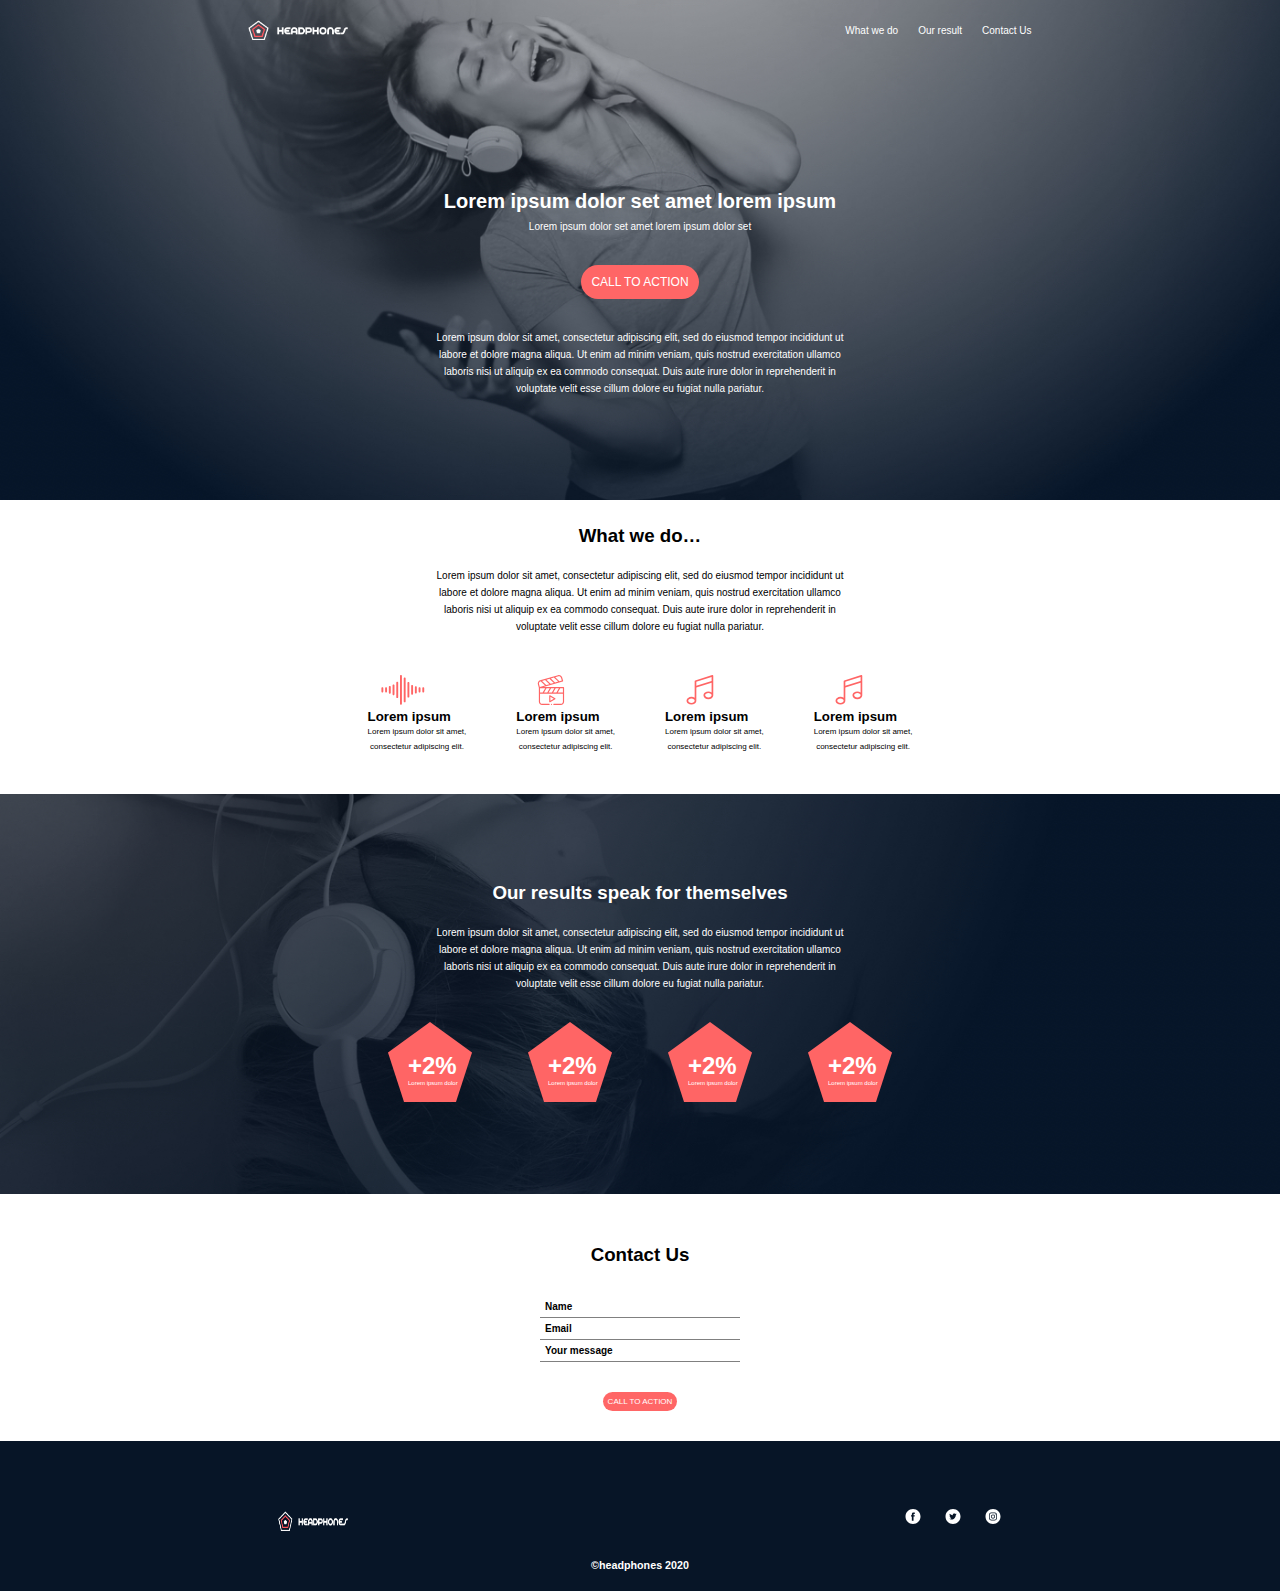
<file: headphones/3-index.html>
<!DOCTYPE html>
<html lang="en">
<head>
    <meta charset="UTF-8">
    <meta name="viewport" content="width=device-width, initial-scale=1.0">
    <title>Headphones</title>
    <link rel="stylesheet" href="3-styles.css">
</head>
<body>
    <header>
        <div class="top-of-page">
            <img src="/Myimages/logo_headphones.png" alt="logo of the headphones">
            <nav>
                <ul>
                    <li><a href="#">What we do</a></li>
                    <li><a href="#">Our result</a></li>
                    <li><a href="#">Contact Us</a></li>
                </ul>
            </nav>
        </div>
      <div class="middle-part">
         <div class="heading-para">
            <h2>Lorem ipsum dolor set amet lorem ipsum</h2>
            <p>Lorem ipsum dolor set amet lorem ipsum dolor set</p>
         </div>
        <button>CALL TO ACTION</button>
        <p>Lorem ipsum dolor sit amet, consectetur adipiscing elit, 
            sed do eiusmod tempor incididunt ut<br> labore et dolore magna aliqua. 
            Ut enim ad minim veniam, quis nostrud exercitation ullamco <br>
            laboris nisi ut aliquip ex ea commodo consequat. Duis aute irure dolor 
            in reprehenderit in<br> voluptate velit esse cillum dolore eu fugiat nulla pariatur.
        </p>

      </div>
    </header>

    <div class="what-we-do">
        <div class="para-part">
            <h3>What we do…</h3>
            <p>Lorem ipsum dolor sit amet, consectetur adipiscing elit, 
                sed do eiusmod tempor incididunt ut<br> labore et dolore magna aliqua. 
                Ut enim ad minim veniam, quis nostrud exercitation ullamco <br>
                laboris nisi ut aliquip ex ea commodo consequat. Duis aute irure dolor 
                in reprehenderit in<br> voluptate velit esse cillum dolore eu fugiat nulla pariatur.</p>
        </div>
        <div class="headphones-type">
            <div class="headphones">
                <svg width="95" height="66" viewBox="0 0 95 66" fill="none" xmlns="http://www.w3.org/2000/svg">
                    <path fill-rule="evenodd" clip-rule="evenodd" d="M40.9092 2.1213C40.9092 0.961501 41.8494 0.0213013 43.0092 0.0213013C44.169 0.0213013 45.1092 0.961501 45.1092 2.1213V63.2784C45.1092 64.4382 44.169 65.3784 43.0092 65.3784C41.8494 65.3784 40.9092 64.4382 40.9092 63.2784V2.1213ZM34.8276 14.5764C33.6678 14.5764 32.7276 15.5166 32.7276 16.6764V48.7236C32.7276 49.8834 33.6678 50.8236 34.8276 50.8236C35.9874 50.8236 36.9276 49.8834 36.9276 48.7236V16.6764C36.9276 15.5166 35.9874 14.5764 34.8276 14.5764ZM24.5454 22.8189C24.5454 21.6591 25.4856 20.7189 26.6454 20.7189C27.8055 20.7189 28.7454 21.6588 28.7454 22.8189V42.5814C28.7454 43.7412 27.8052 44.6814 26.6454 44.6814C25.4856 44.6814 24.5454 43.7412 24.5454 42.5814V22.8189ZM18.4638 24.1905C17.304 24.1905 16.3638 25.1307 16.3638 26.2905V39.1095C16.3638 40.2693 17.304 41.2095 18.4638 41.2095C19.6236 41.2095 20.5638 40.2693 20.5638 39.1095V26.2905C20.5638 25.1307 19.6236 24.1905 18.4638 24.1905ZM0 29.2284C0 28.0686 0.9402 27.1284 2.1 27.1284C3.2598 27.1284 4.2 28.0683 4.2 29.2284V36.1719C4.2 37.3317 3.2598 38.2719 2.1 38.2719C0.9402 38.2719 0 37.3317 0 36.1719V29.2284ZM8.1819 29.2284C8.1819 28.0686 9.1221 27.1284 10.2819 27.1284C11.442 27.1284 12.3819 28.0683 12.3819 29.2284V36.1719C12.3819 37.3317 11.4417 38.2719 10.2819 38.2719C9.1221 38.2719 8.1819 37.3317 8.1819 36.1719V29.2284ZM51.1911 5.229C50.0313 5.229 49.0911 6.1692 49.0911 7.329V58.071C49.0911 59.2308 50.0313 60.171 51.1911 60.171C52.3509 60.171 53.2911 59.2308 53.2911 58.071V7.329C53.2911 6.1689 52.3509 5.229 51.1911 5.229ZM57.2727 17.7444C57.2727 16.5846 58.2129 15.6444 59.3727 15.6444C60.5325 15.6444 61.4727 16.5846 61.4727 17.7444V47.6553C61.4727 48.8151 60.5325 49.7553 59.3727 49.7553C58.2129 49.7553 57.2727 48.8151 57.2727 47.6553V17.7444ZM67.5549 21.9201C66.3951 21.9201 65.4549 22.8603 65.4549 24.0201V41.3793C65.4549 42.5391 66.3951 43.4793 67.5549 43.4793C68.7147 43.4793 69.6549 42.5391 69.6549 41.3793V24.0201C69.6549 22.8603 68.7147 21.9201 67.5549 21.9201ZM73.6368 26.6913C73.6368 25.5315 74.577 24.5913 75.7368 24.5913C76.8966 24.5913 77.8368 25.5315 77.8368 26.6913V38.709C77.8368 39.8688 76.8966 40.809 75.7368 40.809C74.577 40.809 73.6368 39.8688 73.6368 38.709V26.6913ZM83.9184 27.1284C82.7586 27.1284 81.8184 28.0686 81.8184 29.2284V36.1719C81.8184 37.3317 82.7586 38.2719 83.9184 38.2719C85.0782 38.2719 86.0184 37.3317 86.0184 36.1719V29.2284C86.0184 28.0683 85.0782 27.1284 83.9184 27.1284ZM90 29.2284C90 28.0686 90.9402 27.1284 92.1 27.1284C93.2598 27.1284 94.2 28.0683 94.2 29.2284V36.1719C94.2 37.3317 93.2598 38.2719 92.1 38.2719C90.9402 38.2719 90 37.3317 90 36.1719V29.2284Z" fill="#FF6565"/>
                </svg>
                <h5>Lorem ipsum</h5>
                <p>Lorem ipsum dolor sit amet,<br> consectetur adipiscing elit.</p>
            </div>

            <div class="headphones">
                <svg width="68" height="77" viewBox="0 0 68 77" fill="none" xmlns="http://www.w3.org/2000/svg">
                    <path fill-rule="evenodd" clip-rule="evenodd" d="M66.0885 31.0014H14.9127L64.0676 16.7619C64.4496 16.6512 64.7719 16.3928 64.9641 16.0447C65.1562 15.6961 65.202 15.2859 65.0912 14.9039L62.5189 6.02402C61.4912 2.47734 58.1889 0 54.4881 0C53.7082 0 52.9312 0.110742 52.1777 0.328711L6.02636 13.698C3.89179 14.3162 2.12285 15.7354 1.04414 17.693C-0.0339876 19.6506 -0.287113 21.9047 0.331051 24.0387L2.84414 32.7141V68.4521C2.84414 73.0553 6.58886 76.8 11.1914 76.8H29.216C30.0445 76.8 30.716 76.1285 30.716 75.3C30.716 74.4715 30.0445 73.8 29.216 73.8H11.192C8.24297 73.8 5.84414 71.4012 5.84414 68.4521V48.0393H13.5287H13.5322H13.5352H25.282H25.2855H25.2891H37.0359H37.0395H37.043H48.7898H48.7934H48.7963H64.5885V68.4521C64.5885 71.4012 62.1896 73.8 59.2406 73.8H41.216C40.3881 73.8 39.716 74.4715 39.716 75.3C39.716 76.1285 40.3881 76.8 41.216 76.8H59.2406C63.8438 76.8 67.5885 73.0553 67.5885 68.4521V32.5014C67.5885 31.6728 66.917 31.0014 66.0885 31.0014ZM39.6387 45.0393L46.0119 34.0014H54.3012L47.9285 45.0393H39.6387ZM34.258 34.0014L27.8848 45.0393H36.1746L42.5473 34.0014H34.258ZM16.1314 45.0393L22.5041 34.0014H30.7939L24.4207 45.0393H16.1314ZM11.0361 15.3703L21.7084 25.6207C21.7828 25.6922 21.849 25.7701 21.9053 25.8521L29.9016 23.5359L19.2293 13.2855C19.1543 13.2135 19.0887 13.1361 19.0324 13.0541L11.0361 15.3703ZM41.8084 6.74473L52.4807 16.9951L44.4844 19.3113C44.4281 19.2293 44.3625 19.1514 44.2875 19.0799L33.6152 8.82949L41.6115 6.51328C41.6678 6.59531 41.7334 6.67266 41.8084 6.74473ZM41.1908 20.2652L30.5186 10.0154C30.4441 9.94336 30.3785 9.86543 30.3217 9.78398L22.3254 12.1002L32.9977 22.3506C33.0727 22.4221 33.1383 22.5 33.1945 22.582L41.1908 20.2652ZM53.0127 3.21035C53.4943 3.0709 53.9906 3 54.4881 3C56.8617 3 58.9787 4.58672 59.6373 6.85898L61.7924 14.2975L55.7742 16.0406C55.7174 15.9586 55.6518 15.8812 55.5768 15.8092L44.9051 5.55937L53.0127 3.21035ZM6.86132 16.5797C5.49609 16.9752 4.36347 17.8846 3.67207 19.1402C2.98066 20.3965 2.81718 21.8396 3.21269 23.2043L5.36777 30.6428L18.6117 26.8061L7.93945 16.5557C7.86504 16.4842 7.79941 16.4062 7.74257 16.3242L6.86132 16.5797ZM5.84414 34.0014H19.04L12.6674 45.0393H5.84414V34.0014ZM57.7652 34.0014L51.3926 45.0393H64.5885V34.0014H57.7652ZM44.8383 59.468C45.3023 59.7357 45.5883 60.2309 45.5883 60.767C45.5883 61.3031 45.3023 61.7982 44.8383 62.066L31.66 69.6738C31.4279 69.808 31.1689 69.8754 30.91 69.8754C30.651 69.8754 30.392 69.808 30.16 69.6738C29.6959 69.4061 29.41 68.9109 29.41 68.3754V53.1586C29.41 52.6225 29.6959 52.1273 30.16 51.8596C30.624 51.5918 31.1959 51.5918 31.66 51.8596L44.8383 59.468ZM32.41 55.7566V65.7773L41.0883 60.767L32.41 55.7566ZM33.716 75.3C33.716 74.4738 34.3898 73.8 35.216 73.8C36.0428 73.8 36.716 74.4738 36.716 75.3C36.716 76.1262 36.0428 76.8 35.216 76.8C34.3898 76.8 33.716 76.1262 33.716 75.3Z" fill="#FF6565"/>
                </svg>
                    
                <h5>Lorem ipsum</h5>
                <p>Lorem ipsum dolor sit amet, <br>consectetur adipiscing elit.</p>
            </div>

            <div class="headphones">
                <svg width="52" height="58" viewBox="0 0 52 58" fill="none" xmlns="http://www.w3.org/2000/svg">
                    <path fill-rule="evenodd" clip-rule="evenodd" d="M51.66 1.62192V12.6139V12.6259V39.3019C51.66 41.4019 50.616 43.3339 48.72 44.7619C46.956 46.0819 44.652 46.8139 42.204 46.8139C39.756 46.8139 37.452 46.0819 35.688 44.7619C33.792 43.3339 32.748 41.4019 32.748 39.3019C32.748 37.2019 33.792 35.2699 35.688 33.8419C37.452 32.5219 39.768 31.7899 42.204 31.7899C44.508 31.7899 46.704 32.4379 48.42 33.6259V14.8339L18.912 24.2179V49.7539C18.912 51.8539 17.868 53.7859 15.972 55.2139C14.208 56.5339 11.904 57.2659 9.456 57.2659C7.008 57.2659 4.704 56.5339 2.94 55.2139C1.044 53.7859 0 51.8539 0 49.7539C0 47.6539 1.044 45.7219 2.94 44.2939C4.704 42.9739 7.02 42.2419 9.456 42.2419C11.76 42.2419 13.956 42.8899 15.672 44.0779V23.0419V23.0299V12.0259C15.672 11.3179 16.128 10.6939 16.8 10.4779L49.548 0.0739189C50.04 -0.0820811 50.58 0.0139189 51 0.313919C51.408 0.613919 51.66 1.10592 51.66 1.62192ZM3.24 49.7539C3.24 52.0699 6.084 54.0259 9.456 54.0259C12.828 54.0259 15.672 52.0819 15.672 49.7539C15.672 47.4379 12.828 45.4819 9.456 45.4819C6.084 45.4819 3.24 47.4379 3.24 49.7539ZM18.912 20.8099V13.2019L48.42 3.82992V11.4379L18.912 20.8099ZM36 39.3019C36 41.6179 38.844 43.5739 42.216 43.5739C45.576 43.5739 48.42 41.6179 48.432 39.3019C48.432 36.9859 45.588 35.0299 42.216 35.0299C38.844 35.0299 36 36.9859 36 39.3019Z" fill="#FF6565"/>
                </svg>
                    
                <h5>Lorem ipsum</h5>
                <p>Lorem ipsum dolor sit amet,<br> consectetur adipiscing elit.</p>
            </div>

            <div class="headphones">
                
                <svg width="52" height="58" viewBox="0 0 52 58" fill="none" xmlns="http://www.w3.org/2000/svg">
                    <path fill-rule="evenodd" clip-rule="evenodd" d="M51.66 1.62192V12.6139V12.6259V39.3019C51.66 41.4019 50.616 43.3339 48.72 44.7619C46.956 46.0819 44.652 46.8139 42.204 46.8139C39.756 46.8139 37.452 46.0819 35.688 44.7619C33.792 43.3339 32.748 41.4019 32.748 39.3019C32.748 37.2019 33.792 35.2699 35.688 33.8419C37.452 32.5219 39.768 31.7899 42.204 31.7899C44.508 31.7899 46.704 32.4379 48.42 33.6259V14.8339L18.912 24.2179V49.7539C18.912 51.8539 17.868 53.7859 15.972 55.2139C14.208 56.5339 11.904 57.2659 9.456 57.2659C7.008 57.2659 4.704 56.5339 2.94 55.2139C1.044 53.7859 0 51.8539 0 49.7539C0 47.6539 1.044 45.7219 2.94 44.2939C4.704 42.9739 7.02 42.2419 9.456 42.2419C11.76 42.2419 13.956 42.8899 15.672 44.0779V23.0419V23.0299V12.0259C15.672 11.3179 16.128 10.6939 16.8 10.4779L49.548 0.0739189C50.04 -0.0820811 50.58 0.0139189 51 0.313919C51.408 0.613919 51.66 1.10592 51.66 1.62192ZM3.24 49.7539C3.24 52.0699 6.084 54.0259 9.456 54.0259C12.828 54.0259 15.672 52.0819 15.672 49.7539C15.672 47.4379 12.828 45.4819 9.456 45.4819C6.084 45.4819 3.24 47.4379 3.24 49.7539ZM18.912 20.8099V13.2019L48.42 3.82992V11.4379L18.912 20.8099ZM36 39.3019C36 41.6179 38.844 43.5739 42.216 43.5739C45.576 43.5739 48.42 41.6179 48.432 39.3019C48.432 36.9859 45.588 35.0299 42.216 35.0299C38.844 35.0299 36 36.9859 36 39.3019Z" fill="#FF6565"/>
                </svg>
                      
                <h5>Lorem ipsum</h5>
                <p>Lorem ipsum dolor sit amet, <br>consectetur adipiscing elit.</p>
            </div>
        </div>

    </div>

    <div class="our-result">
        <div class="result-text">
            <h3>Our results speak for themselves</h3>
            <p>Lorem ipsum dolor sit amet, consectetur adipiscing elit, 
                sed do eiusmod tempor incididunt ut<br> labore et dolore magna aliqua. 
                Ut enim ad minim veniam, quis nostrud exercitation ullamco <br>
                laboris nisi ut aliquip ex ea commodo consequat. Duis aute irure dolor 
                in reprehenderit in<br> voluptate velit esse cillum dolore eu fugiat nulla pariatur.
            </p>
        </div>

      <div class="pentagon-part">

        <div class="pentagon">
            <svg width="182" height="172" viewBox="0 0 182 172" fill="none" xmlns="http://www.w3.org/2000/svg">
                <path fill-rule="evenodd" clip-rule="evenodd" d="M91 0L181.35 65.6434L146.84 171.857H35.1604L0.649631 65.6434L91 0Z" fill="#FF6565"/>
                </svg>
            <div class="below-img">
                    <h2>+2%</h2>
                    <p>Lorem ipsum dolor</p>
            </div> 
               
        </div>

        <div class="pentagon">
            <svg width="182" height="172" viewBox="0 0 182 172" fill="none" xmlns="http://www.w3.org/2000/svg">
                <path fill-rule="evenodd" clip-rule="evenodd" d="M91 0L181.35 65.6434L146.84 171.857H35.1604L0.649631 65.6434L91 0Z" fill="#FF6565"/>
                </svg>
                
                <div class="below-img">
                    <h2>+2%</h2>
                    <p>Lorem ipsum dolor</p>
                 </div>          
          </div>
          <div class="pentagon">
            <svg width="182" height="172" viewBox="0 0 182 172" fill="none" xmlns="http://www.w3.org/2000/svg">
                <path fill-rule="evenodd" clip-rule="evenodd" d="M91 0L181.35 65.6434L146.84 171.857H35.1604L0.649631 65.6434L91 0Z" fill="#FF6565"/>
                </svg>
             <div class="below-img">
                <h2>+2%</h2>
                <p>Lorem ipsum dolor</p>
             </div>  
          </div>
          <div class="pentagon">
            <svg width="182" height="172" viewBox="0 0 182 172" fill="none" xmlns="http://www.w3.org/2000/svg">
                <path fill-rule="evenodd" clip-rule="evenodd" d="M91 0L181.35 65.6434L146.84 171.857H35.1604L0.649631 65.6434L91 0Z" fill="#FF6565"/>
                </svg>
                <div class="below-img">
                    <h2>+2%</h2>
                    <p>Lorem ipsum dolor</p>
                 </div>       
          </div>
      </div>
    </div>

    <div class="contact-page">
        <h3>Contact Us</h3>
        <div class="contact-info">
            <h5>Name</h5>
            <h5>Email</h5>
            <h5>Your message</h5>
        </div>

        <button>CALL TO ACTION</button>

    </div>

    <footer>
        <div class="end-page">
            <img class="logo" src="/Myimages/logo_headphones.png" alt="main logo of headphones">
            <h6 class="copy-right">©headphones 2020</h6>
            <div class="social-media">
                <svg width="60" height="60" viewBox="0 0 60 60" fill="none" xmlns="http://www.w3.org/2000/svg">
                    <g id="Facebook">
                    <path id="facebook" fill-rule="evenodd" clip-rule="evenodd" d="M30 0C13.4315 0 0 13.4315 0 30C0 46.5685 13.4315 60 30 60C46.5685 60 60 46.5685 60 30C60 13.4315 46.5685 0 30 0ZM32.1269 30.3178V46.6393H25.3738V30.3184H22V24.6939H25.3738V21.317C25.3738 16.7285 27.2789 14 32.6915 14H37.1976V19.6251H34.381C32.274 19.6251 32.1346 20.4112 32.1346 21.8781L32.1269 24.6933H37.2295L36.6324 30.3178H32.1269Z" fill="white"/>
                    </g>
                </svg>
                    
                    <svg width="60" height="60" viewBox="0 0 60 60" fill="none" xmlns="http://www.w3.org/2000/svg">
                        <g id="Twitter">
                        <path id="twitter" fill-rule="evenodd" clip-rule="evenodd" d="M30 0C13.4315 0 0 13.4315 0 30C0 46.5685 13.4315 60 30 60C46.5685 60 60 46.5685 60 30C60 13.4315 46.5685 0 30 0ZM29.1645 25.4224L29.1015 24.3844C28.9126 21.6939 30.5704 19.2364 33.1935 18.2831C34.1587 17.9441 35.7955 17.9017 36.8657 18.1983C37.2854 18.3255 38.0828 18.7492 38.6494 19.1305L39.6776 19.8296L40.8108 19.4694C41.4403 19.2788 42.2797 18.961 42.6574 18.7492C43.0141 18.5585 43.3289 18.4526 43.3289 18.5161C43.3289 18.8763 42.5525 20.105 41.902 20.7829C41.0206 21.7362 41.2724 21.821 43.0561 21.1854C44.1263 20.8253 44.1473 20.8253 43.9375 21.2278C43.8116 21.4397 43.161 22.1811 42.4686 22.8591C41.2934 24.0242 41.2305 24.1513 41.2305 25.1259C41.2305 26.63 40.517 29.7654 39.8035 31.4814C38.4815 34.7015 35.6486 38.0275 32.8157 39.7012C28.8287 42.0527 23.5197 42.6459 19.05 41.2689C17.5601 40.8028 15 39.6164 15 39.4046C15 39.341 15.7764 39.2563 16.7207 39.2351C18.6933 39.1927 20.6658 38.6419 22.3445 37.6674L23.4777 36.9895L22.1767 36.5446C20.33 35.909 18.6723 34.4473 18.2526 33.0702C18.1267 32.6254 18.1686 32.6042 19.3438 32.6042L20.5609 32.583L19.5326 32.0957C18.3155 31.4814 17.2034 30.4433 16.6578 29.384C16.2591 28.6214 15.7554 26.6935 15.9023 26.5452C15.9443 26.4817 16.385 26.6088 16.8886 26.7783C18.3365 27.3079 18.5254 27.1808 17.686 26.291C16.1122 24.681 15.6295 22.2871 16.385 20.0203L16.7417 19.0034L18.1267 20.3804C20.9596 23.1556 24.2961 24.8081 28.1152 25.2953L29.1645 25.4224Z" fill="white"/>
                        </g>
                        
                    </svg>
                        
                    <svg width="30" height="30" viewBox="0 0 30 30" fill="none" xmlns="http://www.w3.org/2000/svg">
                        <path fill-rule="evenodd" clip-rule="evenodd" d="M15 0C6.71573 0 0 6.71573 0 15C0 23.2843 6.71573 30 15 30C23.2843 30 30 23.2843 30 15C30 6.71573 23.2843 0 15 0ZM11.702 7.04833C12.5554 7.0095 12.8281 7 15.0007 7H14.9983C17.1716 7 17.4433 7.0095 18.2966 7.04833C19.1483 7.08733 19.73 7.22217 20.24 7.42C20.7666 7.62417 21.2116 7.89751 21.6567 8.34251C22.1017 8.78719 22.375 9.23352 22.58 9.7597C22.7767 10.2684 22.9117 10.8497 22.9517 11.7014C22.99 12.5547 23 12.8274 23 15.0001C23 17.1728 22.99 17.4448 22.9517 18.2981C22.9117 19.1495 22.7767 19.731 22.58 20.2398C22.375 20.7658 22.1017 21.2121 21.6567 21.6568C21.2121 22.1018 20.7665 22.3758 20.2405 22.5802C19.7315 22.778 19.1495 22.9128 18.2978 22.9518C17.4444 22.9907 17.1726 23.0002 14.9998 23.0002C12.8272 23.0002 12.5547 22.9907 11.7014 22.9518C10.8499 22.9128 10.2684 22.778 9.75936 22.5802C9.23352 22.3758 8.78719 22.1018 8.34268 21.6568C7.89784 21.2121 7.62451 20.7658 7.42 20.2396C7.22234 19.731 7.0875 19.1496 7.04833 18.298C7.00967 17.4446 7 17.1728 7 15.0001C7 12.8274 7.01 12.5546 7.04817 11.7012C7.0865 10.8499 7.2215 10.2684 7.41984 9.75953C7.62484 9.23352 7.89818 8.78719 8.34318 8.34251C8.78785 7.89768 9.23419 7.62434 9.76036 7.42C10.269 7.22217 10.8504 7.08733 11.702 7.04833ZM14.2831 8.44168C14.4224 8.44146 14.5723 8.44153 14.7341 8.4416L15.0007 8.44168C17.1368 8.44168 17.3899 8.44935 18.2335 8.48768C19.0135 8.52335 19.4368 8.65368 19.7188 8.76319C20.0921 8.90819 20.3583 9.08152 20.6381 9.36152C20.9181 9.64153 21.0915 9.9082 21.2368 10.2815C21.3463 10.5632 21.4768 10.9865 21.5123 11.7666C21.5507 12.6099 21.559 12.8632 21.559 14.9983C21.559 17.1333 21.5507 17.3866 21.5123 18.2299C21.4767 19.01 21.3463 19.4333 21.2368 19.715C21.0918 20.0883 20.9181 20.3541 20.6381 20.634C20.3581 20.914 20.0923 21.0873 19.7188 21.2323C19.4371 21.3423 19.0135 21.4723 18.2335 21.508C17.3901 21.5463 17.1368 21.5547 15.0007 21.5547C12.8646 21.5547 12.6114 21.5463 11.768 21.508C10.988 21.472 10.5647 21.3416 10.2825 21.2321C9.9092 21.0871 9.64253 20.9138 9.36252 20.6338C9.08252 20.3538 8.90919 20.0878 8.76385 19.7143C8.65435 19.4326 8.52385 19.0093 8.48835 18.2293C8.45002 17.3859 8.44235 17.1326 8.44235 14.9963C8.44235 12.8599 8.45002 12.6079 8.48835 11.7646C8.52402 10.9845 8.65435 10.5612 8.76385 10.2792C8.90885 9.90586 9.08252 9.63919 9.36252 9.35919C9.64253 9.07919 9.9092 8.90585 10.2825 8.76052C10.5645 8.65052 10.988 8.52052 11.768 8.48468C12.5061 8.45135 12.7921 8.44135 14.2831 8.43968V8.44168ZM19.2711 9.77003C18.7411 9.77003 18.3111 10.1995 18.3111 10.7297C18.3111 11.2597 18.7411 11.6897 19.2711 11.6897C19.8011 11.6897 20.2311 11.2597 20.2311 10.7297C20.2311 10.1997 19.8011 9.7697 19.2711 9.7697V9.77003ZM10.8924 15.0001C10.8924 12.7313 12.7318 10.8918 15.0006 10.8917C17.2694 10.8917 19.1085 12.7312 19.1085 15.0001C19.1085 17.2689 17.2696 19.1076 15.0007 19.1076C12.7319 19.1076 10.8924 17.2689 10.8924 15.0001ZM17.6674 15.0001C17.6674 13.5272 16.4734 12.3334 15.0008 12.3334C13.5279 12.3334 12.3341 13.5272 12.3341 15.0001C12.3341 16.4728 13.5279 17.6668 15.0008 17.6668C16.4734 17.6668 17.6674 16.4728 17.6674 15.0001Z" fill="white"/>
                    </svg>
                            
            </div>
        </div>
    </footer>
</body>
</html>
</file>
<file: css_advanced/styles.css>
*{
    padding:0;
    margin:0;
    box-sizing: border-box;
}

body{
    height: 100vh;
}

header{
    display: flex;
    justify-content: space-around;
}

.top-page{
    background-color: hsla(0, 0%, 100%, 1);
    background-image: url(../Images/Object.png);
    background-position: center;
    background-size: cover;
    background-repeat: no-repeat;
    height: 500px;

}

ul{
    display: flex;
    gap:10px;
}

nav ul li{
 
    list-style: none;
}

nav ul li a{
   text-decoration: none;
   color: white;
   font-size: 10px;
}

header img{
    width: 80px;
    height:20px;
}

.nav-part{
    display: flex;
    flex-direction: column;
    justify-content: center;
    align-items: center;
    margin-top: 160px;
    gap:12px;
}

.nav-part h1{
    color: white;
    font-size: 40px;
}

.hobbies{
   display: flex;
   gap:15px;
}

.hobbies h4{
    color: white;
    font-size: 10px;
}

.nav-part button{
    font-size: 6px;
    text-transform: uppercase;
    background-color: hsla(274, 100%, 72%, 1);
    color: white;
    padding:5px;
    border: none;
    border-radius: 20px;
}

.student-testimonials{
    display: flex;
    flex-direction: column;
    align-items: center;
    gap:20px;
    margin-top: 30px;
}

.student-profiles{
    display: flex;
    gap:50px;
   
}

.profile img{
    width:60px;
    height:60px;
}

#bruce{
    border-radius: 50%;
}

.profile h5{
    font-size: 8px;
    color:white;
}

.profile h6{
    font-size: 6px;
    color:white;
    font-style: italic;
    text-align: center;
}

.student-testimonials h4{
    color: white;
}

.learn{
    color: hsla(274, 100%, 72%, 1);
}

.second-part{
    display: flex;
    gap:30px;
}

.second-part img{
    width:60px;
    height:60px;
}

.description, .owner{
    color: white;
    font-size: 10px;
}

.second-section{
    background-color:  hsla(274, 100%, 72%, 1);
    display: flex;
    justify-content: center;
    align-items: center;
    height: 150px;
}

.text{
    display: flex;
    flex-direction: column;
    gap:10px;
}

.owner h5{
    font-weight: bold;
}

.owner h6{
    font-style: italic;
}

.image1{
    background-image: url(../Images/9.png);
    background-repeat: no-repeat;
    height: 120px;
    border-radius: 7px;

}

.image2{
    background-image: url(../Images/7.png);
    background-repeat: no-repeat;
    height: 120px;
    border-radius: 7px;

}

.image3{
    background-image: url(../Images/8.png);
    background-repeat: no-repeat;
    height: 120px;
    border-radius: 7px;

}

.image4{
    background-image: url(../Images/6.png);
    background-repeat: no-repeat;
    height: 120px;
    border-radius: 7px;

}

.play{
    margin:30px 90px;
    width:50px;
    height: 50px;
}

.phillip img{
    width:25px;
    height: 25px;
}

.phillip{
    display: flex;
    gap: 7px;
}

.phillip h6{
    margin-top: 8px;
}

.tutorials{
    display: flex;
    gap:10px;
    justify-content: center;
    align-items: center;
    margin-top: 50px;
}

.tutorial-owners{
    display: flex;
    flex-direction: column;
    gap:15px;
}

.tutorial-owners p{
    font-size: 8px;
    color: hsla(214, 71%, 9%, 0.5);
    
}

.tutorial-owners h6{
    color: hsla(214, 71%, 9%, 1);
}

.stars{
    width: 40px;
    height: 20px;
    display: flex;
    gap:70px;
}

.stars h6{
    color: hsla(274, 100%, 72%, 1);
}

.membership{
    background-color: hsla(214, 71%, 9%, 1);
}

.membership{
    display: flex;
    flex-direction: column;
    justify-content: center;
    align-items: center;
    gap:20px;
    height: 200px;
    margin-top: 40px;
}

.my-description{
    display: flex;
    flex-direction: column;
    gap:15px;
}

.description-part{
    display: flex;
    gap:60px;
}

.my-description img{
    width: 20px;
    height: 10px
}

.my-description h5{
   color: white;
   font-size: 10px;
   font-weight: bold;
}

.my-description p{
    color: white;
    font-size: 8px;
 }

 .membership span{
    color: hsla(274, 100%, 72%, 1);
 }

 .membership h3{
    color: white;
    font-weight: bold;
 }

 .membership button{
    font-size: 6px;
    text-transform: uppercase;
    background-color: hsla(274, 100%, 72%, 1);
    color: white;
    padding:5px;
    border: none;
    border-radius: 20px;
 }

 .paragraphs{
    display: flex;
    gap:60px;
 }

 .my-text p{
   font-size: 10px;
 }

 .my-text h5{
    color: hsla(214, 71%, 9%, 1);
 }

 .my-text{
    display: flex;
    flex-direction: column;
    gap:15px;
 }

 .lorem{
    display: flex;
    flex-direction: column;
    gap:25px;
 }

 .questions-part{
    display: flex;
    flex-direction: column;
    gap:20px;
    justify-content: center;
    align-items: center;
    margin-top: 25px;
 }

 .end-page{
    background-color:hsla(214, 71%, 9%, 1);
    display: flex;
    justify-content: space-around;
    height:150px;
    position: relative;
    margin-top: 30px;
} 

.social-media{
  display: flex;
  gap:20px;
  align-items: center;
}

.social-media img{
    width:20px;
    height:15px;
}

.logo{
    width:70px;
    height: 20px;
    margin-top: 70px;
}

.copy-right{
    color:white;
    bottom: 20px;
    position: absolute;
}
</file>
<file: headphones/0-styles.css>
*{
    padding:0;
    margin:0;
    box-sizing: border-box;
}

body{
    font-family: sans-serif;
    height: 100vh;
}
.top-of-page{
    display: flex;
    justify-content: space-around;
}

nav{
     margin-top: 20px;
}
nav ul{
    display: flex;
    gap:20px;
}

nav ul li{
    list-style: none;
}

nav ul li a{
    text-decoration: none;
    font-size: 10px;
    color:white;
}

.top-of-page img{
    width: 100px;
    height:20px;
    margin-top: 20px;
}
header{
    background-image: url(/Myimages/headphones_hero_1.jpg);
    background-position: center;
    background-size: cover;
    background-repeat: no-repeat;
    height: 500px;
}

.middle-part{
    display: flex;
    flex-direction: column;
    justify-content: center;
    align-items: center;
    margin-top: 150px;
    gap:30px;
}

.middle-part h2{
    color:white;
    font-weight: bold;
    font-size: 20px;
}

.middle-part p{
    font-size: 10px;
    color:white;
    text-align: center;
    line-height: 17px;
}

.middle-part button{
  background: rgb(210, 41, 41);
  color:white;
  text-align: center;
  font-size: 12px;
  border: none;
  border-radius: 25px;
  padding:10px;
}

.heading-para{
    display: flex;
    flex-direction: column;
    gap: 5px;
}
</file>
<file: headphones/1-styles.css>
*{
    padding:0;
    margin:0;
    box-sizing: border-box;
}

body{
    font-family: sans-serif;
    height: 100vh;
}
.top-of-page{
    display: flex;
    justify-content: space-around;
}

nav{
    margin-top: 20px;
}
nav ul{
    display: flex;
    gap:20px;
}

nav ul li{
    list-style: none;
}

nav ul li a{
    text-decoration: none;
    font-size: 10px;
    color:white;
}

.top-of-page img{
    width: 100px;
    height:20px;
    margin-top: 20px;
}
header{
    background-image: url(/Myimages/headphones_hero_1.jpg);
    background-position: center;
    background-size: cover;
    background-repeat: no-repeat;
    height: 500px;
}

.middle-part{
    display: flex;
    flex-direction: column;
    justify-content: center;
    align-items: center;
    margin-top: 150px;
    gap:30px;
}

.middle-part h2{
    color:white;
    font-weight: bold;
    font-size: 20px;
}

.middle-part p{
    font-size: 10px;
    color:white;
    text-align: center;
    line-height: 17px;
}

.middle-part button{
  background: rgb(210, 41, 41);
  color:white;
  text-align: center;
  font-size: 12px;
  border: none;
  border-radius: 25px;
  padding:10px;
}

.heading-para{
    display: flex;
    flex-direction: column;
    gap: 5px;
}

.what-we-do{
    display: flex;
    flex-direction: column;
    justify-content: center;
    align-items: center;
    gap: 40px;
    margin-top: 25px;
}

.headphones-type{
    display: flex;
    gap: 50px;
}

.headphones svg{
    width: 70px;
    height: 30px;
    
}

.headphones p{
    font-size: 8px;
    text-align: center;
    line-height: 15px;
}

.para-part p{
    font-size: 10px;
    text-align: center;
    line-height: 17px;
}

.para-part h3{
    text-align: center;
}

.para-part{
    display: flex;
    flex-direction: column;
    gap:20px;
}
</file>
<file: headphones/2-styles.css>
*{
    padding:0;
    margin:0;
    box-sizing: border-box;
}

body{
    font-family: sans-serif;
    height: 100vh;
}
.top-of-page{
    display: flex;
    justify-content: space-around;
}

nav{
    margin-top: 20px;
}
nav ul{
    display: flex;
    gap:20px;
}

nav ul li{
    list-style: none;
}

nav ul li a{
    text-decoration: none;
    font-size: 10px;
    color:white;
}

.top-of-page img{
    width: 100px;
    height:20px;
    margin-top: 20px;
}
header{
    background-image: url(/Myimages/headphones_hero_1.jpg);
    background-position: center;
    background-size: cover;
    background-repeat: no-repeat;
    height: 500px;
}

.middle-part{
    display: flex;
    flex-direction: column;
    justify-content: center;
    align-items: center;
    margin-top: 150px;
    gap:30px;
}

.middle-part h2{
    color:white;
    font-weight: bold;
    font-size: 20px;
}

.middle-part p{
    font-size: 10px;
    color:white;
    text-align: center;
    line-height: 17px;
}

.middle-part button{
  background: hsla(0, 100%, 70%, 1);
  color:white;
  text-align: center;
  font-size: 12px;
  border: none;
  border-radius: 25px;
  padding:10px;
}

.heading-para{
    display: flex;
    flex-direction: column;
    gap: 5px;
}

.what-we-do{
    display: flex;
    flex-direction: column;
    justify-content: center;
    align-items: center;
    gap: 40px;
    margin-top: 25px;
}

.headphones-type{
    display: flex;
    gap: 50px;
}

.headphones svg{
    width: 70px;
    height: 30px;
    
}

.headphones p{
    font-size: 8px;
    text-align: center;
    line-height: 15px;
}

.para-part p{
    font-size: 10px;
    text-align: center;
    line-height: 17px;
}

.para-part h3{
    text-align: center;
}

.para-part{
    display: flex;
    flex-direction: column;
    gap:20px;
}
.pentagon svg{
    width: 100px;
    height: 80px;
}

.our-result{
    background-image: url(../Myimages/headphones_hero_2.jpg);
    background-position: center;
    background-size: cover;
    background-repeat: no-repeat;
    height: 400px;
    display: flex;
    flex-direction: column;
    justify-content: center;
    align-items: center;
    gap: 30px;
    margin-top: 40px;
}

.pentagon-part{
    display:flex;
    gap:40px;
}

.pentagon p{
    font-size: 6px;
    color:white;
}

.pentagon h2{
    color: white;
}

.below-img{
    position: absolute;
    top: 30px;
    left:28px;
}

.pentagon{
    position: relative;
}

.result-text p{
    font-size: 10px;
    text-align: center;
    line-height: 17px;
    color:white;
}

.result-text h3{
    text-align: center;
    color:white;
}

.result-text{
    display: flex;
    flex-direction: column;
    gap:20px;
}
</file>
<file: headphones/3-styles.css>
*{
    padding:0;
    margin:0;
    box-sizing: border-box;
}

body{
    font-family: sans-serif;
    height: 100vh;
}
.top-of-page{
    display: flex;
    justify-content: space-around;
}

nav{
    margin-top: 20px;
}
nav ul{
    display: flex;
    gap:20px;
}

nav ul li{
    list-style: none;
}

nav ul li a{
    text-decoration: none;
    font-size: 10px;
    color:white;
}

.top-of-page img{
    width: 100px;
    height:20px;
    margin-top: 20px;
}
header{
    background-image: url(/Myimages/headphones_hero_1.jpg);
    background-position: center;
    background-size: cover;
    background-repeat: no-repeat;
    height: 500px;
}

.middle-part{
    display: flex;
    flex-direction: column;
    justify-content: center;
    align-items: center;
    margin-top: 150px;
    gap:30px;
}

.middle-part h2{
    color:white;
    font-weight: bold;
    font-size: 20px;
}

.middle-part p{
    font-size: 10px;
    color:white;
    text-align: center;
    line-height: 17px;
}

.middle-part button{
  background: hsla(0, 100%, 70%, 1);
  color:white;
  text-align: center;
  font-size: 12px;
  border: none;
  border-radius: 25px;
  padding:10px;
}

.heading-para{
    display: flex;
    flex-direction: column;
    gap: 5px;
}

.what-we-do{
    display: flex;
    flex-direction: column;
    justify-content: center;
    align-items: center;
    gap: 40px;
    margin-top: 25px;
}

.headphones-type{
    display: flex;
    gap: 50px;
}

.headphones svg{
    width: 70px;
    height: 30px;
    
}

.headphones p{
    font-size: 8px;
    text-align: center;
    line-height: 15px;
}

.para-part p{
    font-size: 10px;
    text-align: center;
    line-height: 17px;
}

.para-part h3{
    text-align: center;
}

.para-part{
    display: flex;
    flex-direction: column;
    gap:20px;
}
.pentagon svg{
    width: 100px;
    height: 80px;
}

.our-result{
    background-image: url(../Myimages/headphones_hero_2.jpg);
    background-position: center;
    background-size: cover;
    background-repeat: no-repeat;
    height: 400px;
    display: flex;
    flex-direction: column;
    justify-content: center;
    align-items: center;
    gap: 30px;
    margin-top: 40px;
}

.pentagon-part{
    display:flex;
    gap:40px;
}

.pentagon p{
    font-size: 6px;
    color:white;
}

.pentagon h2{
    color: white;
}

.below-img{
    position: absolute;
    top: 30px;
    left:28px;
}

.pentagon{
    position: relative;
}

.result-text p{
    font-size: 10px;
    text-align: center;
    line-height: 17px;
    color:white;
}

.result-text h3{
    text-align: center;
    color:white;
}

.result-text{
    display: flex;
    flex-direction: column;
    gap:20px;
}

.contact-page{
    display: flex;
    flex-direction: column;
    justify-content: center;
    align-items: center;
    gap: 30px;
    margin-top: 50px;
}

.contact-page h5{
    font-size: 10px;
    border-bottom: 1px solid gray;
    padding: 5px;
    width: 200px;
}

.contact-page button{
  background: hsla(0, 100%, 70%, 1);
  color:white;
  text-align: center;
  font-size: 8px;
  border: none;
  border-radius: 25px;
  padding:5px;
}

.end-page{
    background-color:hsla(214, 71%, 9%, 1);
    display: flex;
    justify-content: space-around;
    height:150px;
    position: relative;
    margin-top: 30px;
} 

.social-media{
  display: flex;
  gap:20px;
  align-items: center;
}

.social-media svg{
    width:20px;
    height:15px;
}

.logo{
    width:70px;
    height: 20px;
    margin-top: 70px;
}

.copy-right{
    color:white;
    bottom: 20px;
    position: absolute;
}

@media screen and(min-width: 780px){
    .headphone-types{
        display: flex;
        flex-direction: column;
    }
}
</file>
